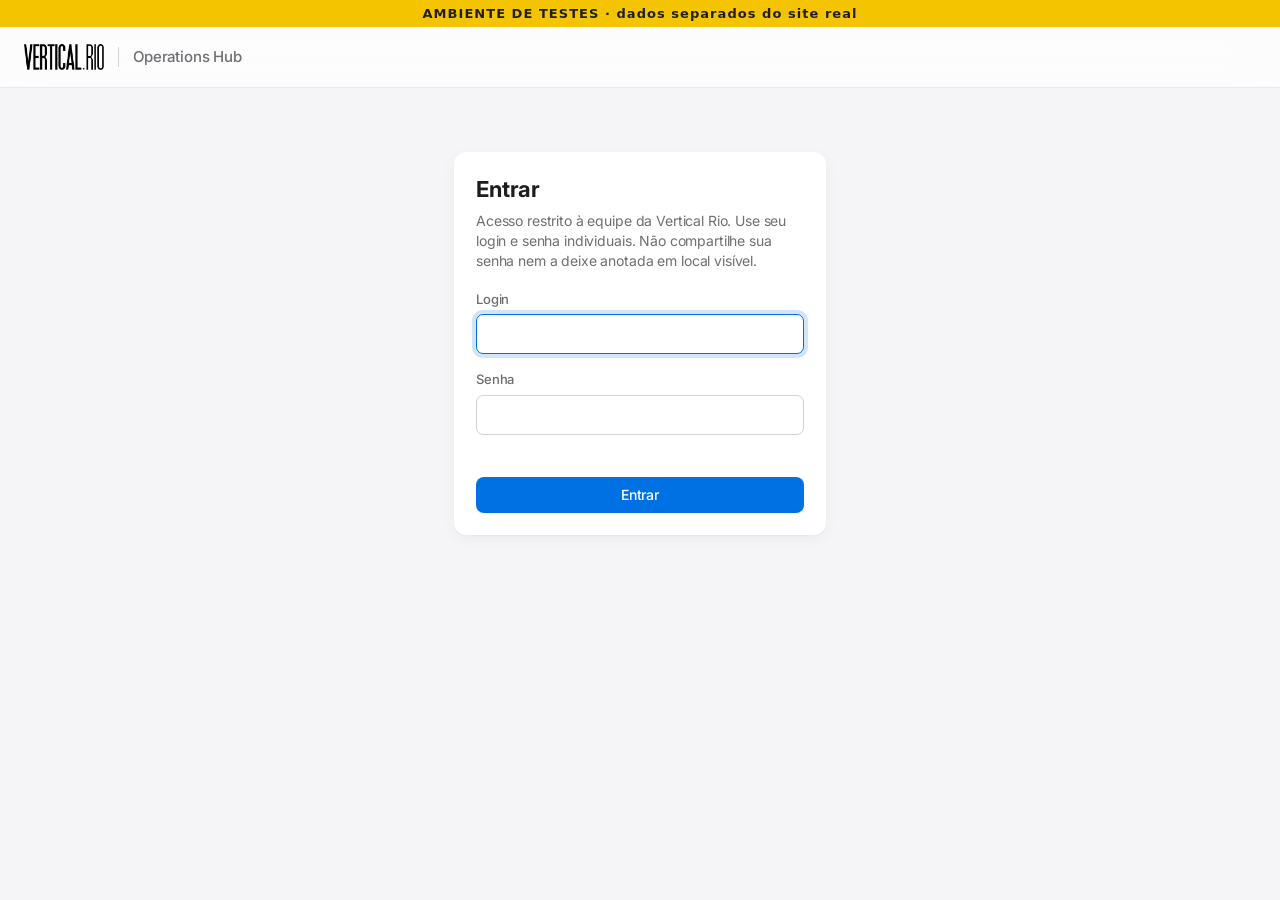
<file: index.html>
<!DOCTYPE html>
<html lang="pt-BR">
<head><meta name="robots" content="noindex, nofollow">
  <meta charset="utf-8">
  <meta name="viewport" content="width=device-width, initial-scale=1">
  <title>VERTICAL RIO | Operations Hub</title>
  <meta name="description" content="Gestão operacional da Vertical Rio: voos, escala da equipe e vendas de câmeras.">
  <meta name="robots" content="noindex, nofollow">
  <link rel="preconnect" href="https://fonts.googleapis.com">
  <link rel="preconnect" href="https://fonts.gstatic.com" crossorigin>
  <link rel="stylesheet" href="https://fonts.googleapis.com/css2?family=Inter:wght@400;500;600;700;800&display=swap">
  <link rel="stylesheet" href="styles.css?v=202611161640">
  <script>/* aparência: 'auto' segue o aparelho; 'claro'/'escuro' fixos (menu do usuário). Aplica antes de desenhar, sem piscar */window.vroTema=function(t){try{if(t)localStorage.setItem('vro-tema',t);t=localStorage.getItem('vro-tema')||'auto'}catch(e){t=t||'auto'}var m=window.matchMedia&&matchMedia('(prefers-color-scheme: dark)'),esc=t==='escuro'||(t==='auto'&&m&&m.matches);document.documentElement.classList.toggle('escuro',!!esc);document.documentElement.style.colorScheme=esc?'dark':'light';return t};vroTema();try{matchMedia('(prefers-color-scheme: dark)').addEventListener('change',function(){vroTema()})}catch(e){}</script>
</head>
<body><div style="position:sticky;top:0;z-index:9999;background:#f5c400;color:#231F20;font:700 13px system-ui;text-align:center;padding:6px;letter-spacing:.08em">AMBIENTE DE TESTES · dados separados do site real</div>
  <div id="app"></div>
  <script src="data.enc.js"></script>
  <script src="app.js?v=202611161640"></script>
</body>
</html>
</file>
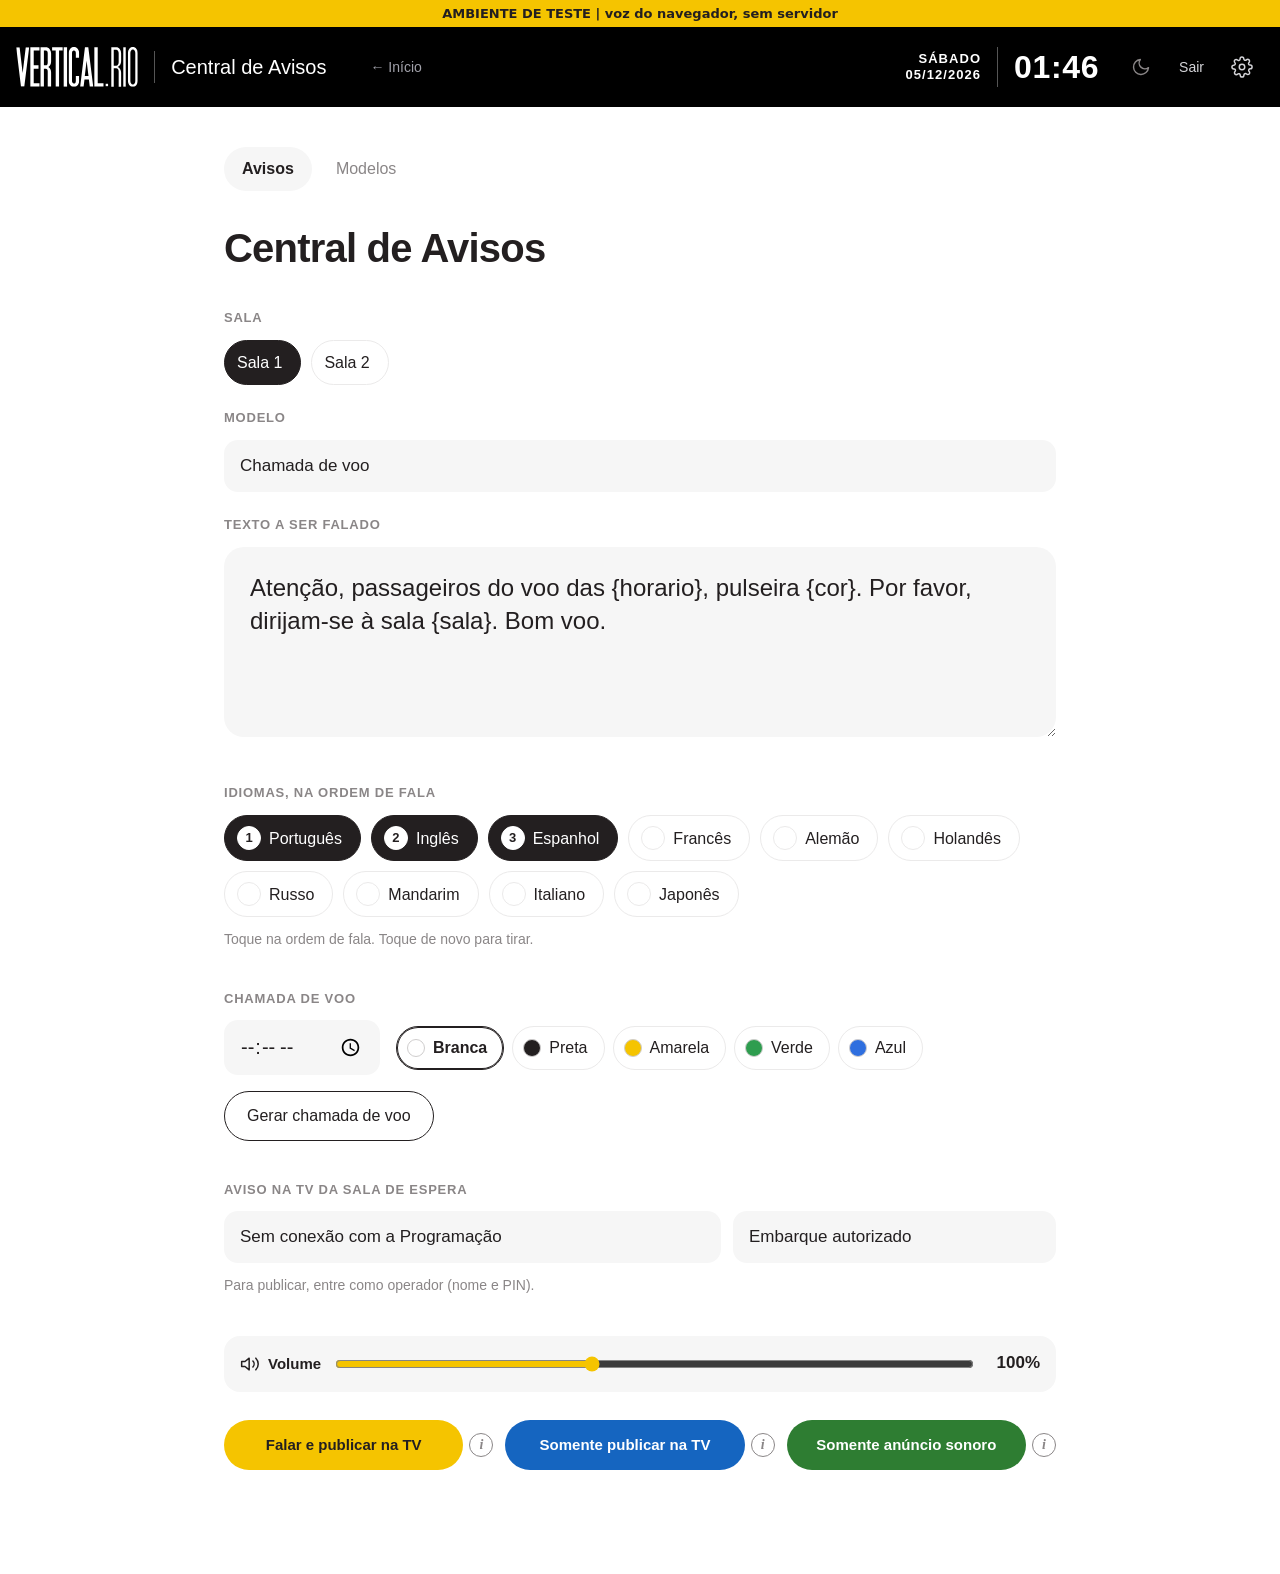
<file: central_avisos.html>
<!DOCTYPE html>
<html lang="pt-BR">
<head><meta name="robots" content="noindex, nofollow">
<meta charset="utf-8">
<meta name="viewport" content="width=device-width, initial-scale=1, viewport-fit=cover">
<meta name="referrer" content="strict-origin">
<meta name="theme-color" content="#ffffff">
<title>Vertical Rio · Central de Avisos</title>
<style>
  :root{--tinta:#231F20;--suave:#8a8687;--linha:#ebeaea;--fundo:#fff;--campo:#f6f6f6;--erro:#b3261e;--ok:#1e7d43}
  *{box-sizing:border-box}
  html{-webkit-text-size-adjust:100%}
  body{margin:0;background:var(--fundo);color:var(--tinta);font-family:-apple-system,BlinkMacSystemFont,"SF Pro Text","Segoe UI",Roboto,"Helvetica Neue",Arial,sans-serif;font-size:17px;line-height:1.45;-webkit-font-smoothing:antialiased}
  :lang(ar){font-family:"Noto Naskh Arabic","Geeza Pro","Segoe UI",Tahoma,sans-serif}
  :lang(zh){font-family:"PingFang SC","Noto Sans SC","Microsoft YaHei",sans-serif}
  header{display:flex;align-items:center;justify-content:space-between;max-width:880px;margin:0 auto;padding:28px max(24px,env(safe-area-inset-left)) 0}
  header img{height:40px;width:auto;display:block}
  .icone{width:44px;height:44px;border-radius:50%;border:none;background:transparent;color:var(--suave);cursor:pointer;display:flex;align-items:center;justify-content:center;transition:background .2s,color .2s}
  .icone:hover,.icone:focus-visible{background:var(--campo);color:var(--tinta);outline:none}
  main{max-width:880px;margin:0 auto;padding:40px 24px 64px}
  h1{font-size:40px;font-weight:600;letter-spacing:-.02em;margin:0 0 32px}
  .rot{display:block;font-size:13px;font-weight:600;letter-spacing:.06em;text-transform:uppercase;color:var(--suave);margin:0 0 12px}
  textarea,input,select{font:inherit;color:var(--tinta)}
  #texto{width:100%;min-height:190px;resize:vertical;border:none;border-radius:20px;background:var(--campo);padding:24px 26px;font-size:24px;line-height:1.4;outline:none;transition:box-shadow .2s}
  #texto:focus{box-shadow:0 0 0 2px var(--tinta)}
  section{margin-top:40px}
  .chips{display:flex;flex-wrap:wrap;gap:10px}
  .chip{display:inline-flex;align-items:center;gap:8px;border:1px solid var(--linha);background:var(--fundo);border-radius:999px;padding:10px 18px 10px 12px;font:inherit;font-size:16px;color:var(--tinta);cursor:pointer;min-height:44px;touch-action:manipulation;transition:background .15s,border-color .15s}
  .chip .n{width:24px;height:24px;border-radius:50%;border:1px solid var(--linha);display:inline-flex;align-items:center;justify-content:center;font-size:13px;font-weight:600}
  .chip[aria-pressed="true"]{background:var(--tinta);border-color:var(--tinta);color:var(--fundo)}
  .chip[aria-pressed="true"] .n{background:var(--fundo);color:var(--tinta);border-color:var(--fundo)}
  .dica{font-size:14px;color:var(--suave);margin:12px 0 0}
  .voo{display:flex;flex-wrap:wrap;gap:16px;align-items:center}
  .tvAviso{display:grid;grid-template-columns:2fr 1.3fr;gap:12px;align-items:center}
  .tvAviso .selModelo{margin:0}
  #tvInfo b{font-weight:600}
  @media (max-width:640px){.tvAviso{grid-template-columns:1fr}}
  .voo input[type=time]{border:none;background:var(--campo);border-radius:14px;padding:12px 16px;font-size:20px;min-height:52px;outline:none}
  .voo input[type=time]:focus{box-shadow:0 0 0 2px var(--tinta)}
  .cores{display:flex;flex-wrap:wrap;gap:8px}
  .cor{display:inline-flex;align-items:center;gap:8px;border:1px solid var(--linha);background:var(--fundo);border-radius:999px;padding:9px 16px 9px 10px;font:inherit;font-size:16px;color:var(--tinta);cursor:pointer;min-height:44px}
  .cor i{width:18px;height:18px;border-radius:50%;border:1px solid #cfcdcd;display:inline-block}
  .cor[aria-pressed="true"]{border-color:var(--tinta);box-shadow:inset 0 0 0 1px var(--tinta);font-weight:600}
  .sec{border:1px solid var(--tinta);background:var(--fundo);color:var(--tinta);border-radius:999px;padding:12px 22px;font:inherit;font-size:16px;font-weight:500;cursor:pointer;min-height:48px}
  .sec:hover{background:var(--campo)}
  /* três botões de anúncio, lado a lado e com cores próprias: amarelo = falar e publicar na TV,
     azul = só publicar na TV (sem áudio), verde = só falar (TV não muda). O "i" explica a função ao passar o mouse */
  .botoesAviso{display:grid;grid-template-columns:repeat(3,minmax(0,1fr));gap:12px;margin-top:28px}
  .ba{display:flex;align-items:center;gap:6px;min-width:0}
  .ba>button{flex:1;min-width:0;border:none;border-radius:999px;font:inherit;font-size:15px;font-weight:600;line-height:1.2;padding:12px 14px;min-height:50px;cursor:pointer;transition:opacity .2s,transform .1s,filter .15s}
  .ba>button:hover{filter:brightness(.94)} .ba>button:active{transform:scale(.98)}
  #falarTv{background:#f5c400;color:#231F20}
  #soTv{background:#1565c0;color:#fff}
  #falar{background:#2e7d32;color:#fff}
  .info{position:relative;flex:none;width:24px;height:24px;border-radius:50%;border:1.5px solid var(--suave);color:var(--suave);display:inline-flex;align-items:center;justify-content:center;font:italic 700 14px/1 Georgia,"Times New Roman",serif;cursor:help;outline:none}
  .info:hover,.info:focus-visible{border-color:var(--tinta);color:var(--tinta)}
  .info .tip{position:absolute;bottom:calc(100% + 10px);right:-8px;width:260px;max-width:80vw;background:var(--tinta);color:var(--fundo);font:400 14px/1.4 -apple-system,BlinkMacSystemFont,"Segoe UI",Roboto,Arial,sans-serif;font-style:normal;padding:10px 12px;border-radius:10px;box-shadow:0 8px 24px rgba(0,0,0,.18);opacity:0;visibility:hidden;transform:translateY(4px);transition:opacity .15s,transform .15s,visibility .15s;z-index:5;text-align:left}
  .info .tip::after{content:"";position:absolute;top:100%;right:14px;border:6px solid transparent;border-top-color:var(--tinta)}
  .info:hover .tip,.info:focus .tip{opacity:1;visibility:visible;transform:none}
  /* durante o anúncio só aparece o Parar (no lugar do verde), na largura toda */
  body:has(#falar.parar) #baFalarTv,body:has(#falar.parar) #baSoTv,body.falando #baFalarTv,body.falando #baSoTv,body.falando #baFalar{display:none!important}
  body:has(#falar.parar) .botoesAviso{grid-template-columns:1fr}
  #falar.parar+.info{display:none}
  #soTv:disabled{opacity:.5;cursor:default}
  #falar.parar{background:#c62828;color:#fff;box-shadow:0 0 0 4px rgba(198,40,40,.22);font-size:18px;min-height:56px}
  body.noite #falar.parar{background:#ef5350;color:#fff;box-shadow:0 0 0 4px rgba(239,83,80,.3)}
  button:disabled{opacity:.45;cursor:default}
  .volume{display:flex;align-items:center;gap:12px;margin-top:40px;padding:12px 16px;border-radius:16px;background:var(--campo)}
  .volume label{display:flex;align-items:center;gap:8px;font-size:15px;font-weight:600;color:var(--tinta);white-space:nowrap}
  .volume input{flex:1;accent-color:#f5c400;height:28px}
  .volume output{min-width:52px;text-align:right;font-variant-numeric:tabular-nums;font-weight:600}
  .volume.alto output{color:#b26a00}
  #pausar{display:none;width:100%;margin-top:14px;border:none;border-radius:999px;background:transparent;color:#c62828;box-shadow:inset 0 0 0 2px #c62828;font:inherit;font-size:20px;font-weight:600;padding:18px;min-height:64px;cursor:pointer}
  #pausar[aria-pressed="true"]{background:#c62828;color:#fff}
  /* enquanto houver áudio (ElevenLabs ou voz do navegador): só Interromper e Pausar */
  #interromper{display:none;width:100%;margin-top:20px;border:none;border-radius:999px;background:#c62828;color:#fff;box-shadow:0 0 0 4px rgba(198,40,40,.22);font:inherit;font-size:20px;font-weight:700;padding:20px;min-height:64px;cursor:pointer}
  body.falando #interromper,body.falando #pausar{display:block}
  #status{min-height:24px;margin-top:16px;text-align:center;font-size:15px;color:var(--suave);white-space:pre-line}
  #status.erro{color:var(--erro)} #status.ok{color:var(--ok)}
  /* painel de configurações */
  #veu{position:fixed;inset:0;background:rgba(35,31,32,.25);opacity:0;pointer-events:none;transition:opacity .2s;z-index:9}
  #painel{position:fixed;top:0;right:0;height:100%;width:min(420px,100%);background:var(--fundo);z-index:10;transform:translateX(100%);transition:transform .25s ease,visibility .25s;padding:28px 28px 40px;overflow-y:auto;visibility:hidden}
  body.cfg #veu{opacity:1;pointer-events:auto} body.cfg #painel{transform:none;visibility:visible;box-shadow:-20px 0 60px rgba(0,0,0,.08)}
  #painel h2{font-size:22px;font-weight:600;margin:6px 0 32px;display:flex;justify-content:space-between;align-items:center}
  #painel label{display:block;font-size:14px;font-weight:600;margin:24px 0 8px}
  #painel input[type=password],#painel select{width:100%;border:none;background:var(--campo);border-radius:12px;padding:12px 14px;font-size:16px;outline:none}
  #painel small{display:block;color:var(--suave);font-size:13px;margin-top:8px}
  #painel .tempoTv{display:flex;align-items:center;gap:10px;margin-top:8px;font-size:15px}
  #painel .tempoTv span:first-child{flex:1}
  #painel .tempoTv span:last-child{color:var(--suave);font-size:13px}
  #painel .tempoTv input{width:90px;border:none;background:var(--campo);border-radius:12px;padding:10px 12px;font-size:16px;outline:none;text-align:right;color:inherit}
  .gongo{display:flex;align-items:center;justify-content:space-between;gap:10px;padding:10px 0;border-bottom:1px solid var(--linha)}
  .gongo label{margin:0!important;font-weight:400!important;display:flex!important;align-items:center;gap:10px;cursor:pointer;font-size:15px!important}
  .gongo button{border:none;background:var(--campo);border-radius:999px;padding:7px 14px;font:inherit;font-size:14px;cursor:pointer}
  .linhaBt{display:flex;gap:10px;flex-wrap:wrap;margin-top:12px}
  /* modo noturno (v5): o que é preto vira branco */
  body.noite{--tinta:#fff;--fundo:#231F20;--campo:#353031;--linha:#4d4748;--suave:#c4bfc0;--erro:#ff9a90;--ok:#86dc9b;color-scheme:dark}
  body.noite header img,body.noite #travaLogo{filter:brightness(0) invert(1)}
  body.noite #veu{background:rgba(0,0,0,.5)}
  #tema{color:var(--suave)}
  /* abas e modelos (v5) */
  .abas{display:flex;gap:6px;margin:0 0 28px}
  .abas button{border:none;background:transparent;font:inherit;font-size:16px;color:var(--suave);padding:10px 18px;border-radius:999px;cursor:pointer;min-height:44px}
  .abas button[aria-selected="true"]{background:var(--campo);color:var(--tinta);font-weight:600}
  .selModelo,.campoM{width:100%;border:none;background:var(--campo);border-radius:14px;padding:12px 16px;font-size:17px;min-height:52px;outline:none;margin-bottom:24px;-webkit-appearance:none;appearance:none}
  textarea.campoM{min-height:76px;resize:vertical;font-size:16px;line-height:1.4}
  .modelo{display:flex;justify-content:space-between;align-items:center;gap:12px;padding:16px 0;border-bottom:1px solid var(--linha)}
  .modelo .trad{font-size:13px;margin-top:4px} .modelo b{font-weight:600} .modelo span{display:block;color:var(--suave);font-size:14px;margin-top:2px}
  .modelo .bt{display:flex;gap:6px;flex-wrap:wrap;justify-content:flex-end}
  .modelo .bt button{border:none;background:var(--campo);border-radius:999px;padding:8px 14px;font:inherit;font-size:14px;cursor:pointer;min-height:40px}
  #editor{margin-top:32px;padding-top:24px;border-top:1px solid var(--linha)}
  /* trava (v5) */
  .acoes{display:flex;align-items:center;gap:4px}
  #bloquear{border:none;background:transparent;color:var(--suave);font:inherit;font-size:14px;padding:10px 12px;border-radius:999px;cursor:pointer;min-height:44px}
  #bloquear:hover,#bloquear:focus-visible{background:var(--campo);color:var(--tinta);outline:none}
  #trava{position:fixed;inset:0;background:var(--fundo);z-index:30;display:none;overflow-y:auto}
  body.travada #trava{display:block} body.travada>header,body.travada>main,body.travada #painel,body.travada #veu{display:none}
  .travaIn{max-width:420px;margin:0 auto;padding:max(56px,env(safe-area-inset-top)) 24px 48px}
  .travaIn img{height:40px;width:auto;display:block;margin-bottom:56px}
  .travaIn h1{font-size:32px;margin:0 0 12px}
  .travaIn p{color:var(--suave);font-size:15px;margin:0 0 24px}
  .travaIn label{display:block;font-size:14px;font-weight:600;margin:20px 0 8px}
  .travaIn input{width:100%;border:none;background:var(--campo);border-radius:14px;padding:14px 16px;font-size:18px;outline:none;min-height:52px}
  .travaIn input:focus{box-shadow:0 0 0 2px var(--tinta)}
  .travaIn button.prim{display:block;width:100%;margin-top:28px;border:none;border-radius:999px;background:var(--tinta);color:var(--fundo);font:inherit;font-size:18px;font-weight:600;padding:16px;cursor:pointer;min-height:56px}
  #travaMsg{min-height:22px;margin-top:16px;font-size:14px;color:var(--suave);text-align:center}
  .travaIn small{display:block;color:var(--suave);font-size:13px;margin-top:28px;line-height:1.5}
  #painel input[type=text]{width:100%;border:none;background:var(--campo);border-radius:12px;padding:12px 14px;font-size:16px;outline:none}
  #painel input+input{margin-top:8px}
  @media (max-width:600px){
    header{padding-top:18px} header img{height:32px}
    main{padding:32px 18px 48px} h1{font-size:30px;margin-bottom:28px}
    #texto{font-size:20px;min-height:170px;padding:18px 20px;border-radius:16px}
    section{margin-top:36px} .botoesAviso{grid-template-columns:1fr}
    .voo .sec{width:100%}
  }

  /* barra superior no padrão do Operations Hub */
  header.vtop{display:block;max-width:none;margin:0;padding:0;background:#000;color:#fff}
  .vwrap{display:flex;align-items:center;gap:16px;height:80px;max-width:1400px;margin:0 auto;padding:0 16px}
  header.vtop img,body.noite header.vtop img{height:40px;width:auto;filter:brightness(0) invert(1)}
  .vsep{width:1px;height:32px;background:#555;flex:none}
  .vsub{font-size:20px;font-weight:500;white-space:nowrap}
  .vvoltar{margin-left:18px;font-size:14px;color:#a1a1aa;padding:6px 10px;border-radius:6px;text-decoration:none;white-space:nowrap}
  .vvoltar:hover{color:#fff;background:#222}
  .vclock{margin-left:auto;display:flex;align-items:center;gap:16px}
  .vdate{text-align:right;font-size:13px;font-weight:700;letter-spacing:.08em;line-height:1.25;text-transform:uppercase}
  .vsep2{width:1px;height:40px;background:#555}
  .vtime{font-size:32px;font-weight:800;letter-spacing:.02em;font-variant-numeric:tabular-nums}
  header.vtop .acoes{margin-left:4px}
  header.vtop .icone,header.vtop #bloquear{color:#d4d4d8}
  header.vtop .icone:hover,header.vtop .icone:focus-visible,header.vtop #bloquear:hover,header.vtop #bloquear:focus-visible{background:#222;color:#fff}
  @media (max-width:700px){header.vtop{padding:0}.vwrap{height:64px;gap:10px}header.vtop img{height:30px}.vsub,.vsep,.vdate,.vsep2{display:none}.vvoltar{margin-left:2px;padding:6px 6px}.vclock{gap:6px}.vtime{font-size:18px}header.vtop .acoes{gap:0;margin-left:0}header.vtop .icone{width:36px;height:36px}header.vtop #bloquear{padding:8px 6px;font-size:13px}}
</style>
</head>
<body>
<header class="vtop"><div class="vwrap">
  <a href="index.html" title="Menu principal" style="display:block"><img src="[data-uri]" alt="Vertical Rio" width="122" height="40"></a><span class="vsep"></span><span class="vsub">Central de Avisos</span><a class="vvoltar" href="index.html">← Início</a>
  <div class="vclock"><div class="vdate" id="vDate"></div><span class="vsep2"></span><div class="vtime" id="vTime"></div></div>
  <div class="acoes"><button class="icone" id="tema" type="button" aria-label="Modo noturno" title="Modo noturno" aria-pressed="false"><svg id="icoLua" width="20" height="20" viewBox="0 0 24 24" fill="none" stroke="currentColor" stroke-width="1.7" stroke-linecap="round" stroke-linejoin="round" aria-hidden="true"><path d="M21 12.8A9 9 0 1 1 11.2 3a7 7 0 0 0 9.8 9.8z"/></svg><svg id="icoSol" width="20" height="20" viewBox="0 0 24 24" fill="none" stroke="currentColor" stroke-width="1.7" stroke-linecap="round" aria-hidden="true" style="display:none"><circle cx="12" cy="12" r="4"/><path d="M12 2v2M12 20v2M4.9 4.9l1.4 1.4M17.7 17.7l1.4 1.4M2 12h2M20 12h2M4.9 19.1l1.4-1.4M17.7 6.3l1.4-1.4"/></svg></button><button id="bloquear" type="button" title="Sair deste aparelho">Sair</button>
  <button class="icone" id="abrirCfg" type="button" aria-label="Configurações" title="Configurações">
    <svg width="22" height="22" viewBox="0 0 24 24" fill="none" stroke="currentColor" stroke-width="1.6" stroke-linecap="round" stroke-linejoin="round" aria-hidden="true"><circle cx="12" cy="12" r="3"/><path d="M19.4 15a1.65 1.65 0 0 0 .33 1.82l.06.06a2 2 0 1 1-2.83 2.83l-.06-.06a1.65 1.65 0 0 0-1.82-.33 1.65 1.65 0 0 0-1 1.51V21a2 2 0 1 1-4 0v-.09a1.65 1.65 0 0 0-1-1.51 1.65 1.65 0 0 0-1.82.33l-.06.06a2 2 0 1 1-2.83-2.83l.06-.06a1.65 1.65 0 0 0 .33-1.82 1.65 1.65 0 0 0-1.51-1H3a2 2 0 1 1 0-4h.09a1.65 1.65 0 0 0 1.51-1 1.65 1.65 0 0 0-.33-1.82l-.06-.06a2 2 0 1 1 2.83-2.83l.06.06a1.65 1.65 0 0 0 1.82.33h0a1.65 1.65 0 0 0 1-1.51V3a2 2 0 1 1 4 0v.09a1.65 1.65 0 0 0 1 1.51h0a1.65 1.65 0 0 0 1.82-.33l.06-.06a2 2 0 1 1 2.83 2.83l-.06.06a1.65 1.65 0 0 0-.33 1.82v0a1.65 1.65 0 0 0 1.51 1H21a2 2 0 1 1 0 4h-.09a1.65 1.65 0 0 0-1.51 1z"/></svg>
  </button></div>
</div>
</header>
<main>
  <nav class="abas" role="tablist"><button type="button" role="tab" id="abaChamada" aria-selected="true">Avisos</button><button type="button" role="tab" id="abaModelos" aria-selected="false">Modelos</button></nav>
  <div id="vistaChamada">
  <h1>Central de Avisos</h1>
  <span class="rot" id="rotSala">Sala</span>
  <div class="chips" id="salas" style="margin-bottom:24px" role="group" aria-labelledby="rotSala"><button type="button" class="chip" data-sala="1" aria-pressed="true"><span>Sala 1</span></button><button type="button" class="chip" data-sala="2" aria-pressed="false"><span>Sala 2</span></button></div>
  <label class="rot" for="modelo">Modelo</label>
  <select id="modelo" class="selModelo"></select>
  <label class="rot" for="texto">Texto a ser falado</label>
  <textarea id="texto" maxlength="600" spellcheck="true" autocomplete="off"></textarea>
  <div id="livreSec" hidden>
    <p class="dica" style="margin:6px 0 10px">Anúncio personalizado: escreva o texto em português acima (ex.: Atenção, passageiro Lui, dirija-se ao balcão). Para falar também em inglês e espanhol, preencha abaixo; idiomas sem texto não são falados.</p>
    <label class="rot" for="livreEn">Inglês (opcional)</label>
    <textarea id="livreEn" class="campoM" lang="en" maxlength="600" rows="2"></textarea>
    <label class="rot" for="livreEs">Espanhol (opcional)</label>
    <textarea id="livreEs" class="campoM" lang="es" maxlength="600" rows="2"></textarea>
  </div>

  <section>
    <span class="rot" id="rotIdiomas">Idiomas, na ordem de fala</span>
    <div class="chips" id="idiomas" role="group" aria-labelledby="rotIdiomas"></div>
    <p class="dica" id="ordem"></p>
  </section>

  <section>
    <span class="rot">Chamada de voo</span>
    <div class="voo">
      <input id="hora" type="time" aria-label="Horário do voo">
      <div class="cores" id="cores" role="group" aria-label="Cor da pulseira"></div>
      <button class="sec" id="gerar" type="button">Gerar chamada de voo</button>
    </div>
    <p class="dica" id="rezdyInfo" hidden></p>
  </section>

  <section id="tvSec">
    <span class="rot">Aviso na TV da sala de espera</span>
    <div class="tvAviso">
      <select id="tvVoo" class="selModelo" aria-label="Voo"><option value="">Carregando voos de hoje…</option></select>
      <select id="tvTipo" class="selModelo" aria-label="Tipo de anúncio"></select>
    </div>
    <p class="dica" id="tvInfo"></p>
  </section>

  <div class="volume"><label for="volume"><svg width="20" height="20" viewBox="0 0 24 24" fill="none" stroke="currentColor" stroke-width="1.8" stroke-linecap="round" stroke-linejoin="round" aria-hidden="true"><path d="M11 5 6 9H2v6h4l5 4V5z"/><path d="M15.5 8.5a5 5 0 0 1 0 7M19 5a10 10 0 0 1 0 14"/></svg>Volume</label><input id="volume" type="range" min="0" max="250" step="5" value="100" aria-describedby="volTxt"><output id="volTxt">100%</output></div>
  <div class="botoesAviso">
    <div class="ba" id="baFalarTv"><button id="falarTv" type="button">Falar e publicar na TV</button><span class="info" tabindex="0" aria-label="O que faz">i<span class="tip" role="tooltip">Fala o texto nos alto-falantes e mostra o aviso na TV da sala de espera enquanto fala. Escolha o voo em “Aviso na TV da sala de espera”.</span></span></div>
    <div class="ba" id="baSoTv"><button id="soTv" type="button">Somente publicar na TV</button><span class="info" tabindex="0" aria-label="O que faz">i<span class="tip" role="tooltip">Mostra o aviso na TV da sala de espera, sem áudio. “Início em 5 minutos” e “Embarque” ficam o tempo configurado em ⚙️; os demais avisos, 30 segundos.</span></span></div>
    <div class="ba" id="baFalar"><button id="falar" type="button">Somente anúncio sonoro</button><span class="info" tabindex="0" aria-label="O que faz">i<span class="tip" role="tooltip">Só fala o texto nos alto-falantes. A TV da sala de espera não muda.</span></span></div>
  </div>
  <button id="interromper" type="button">Interromper áudio</button>
  <button id="pausar" type="button" aria-pressed="false">Pausar</button>
  <div id="status" role="status" aria-live="polite"></div>
  </div>
  <div id="vistaModelos" hidden>
    <h1>Modelos</h1>
    <p class="dica" style="margin:-16px 0 24px">Use {horario}, {cor} e {sala} onde entram o horário, a cor da pulseira e o número da sala. As traduções são opcionais: se preenchidas, são usadas no lugar da tradução automática.</p>
    <div id="listaModelos"></div>
    <button class="sec" id="novoModelo" type="button" style="margin-top:20px">Novo modelo</button>
    <form id="editor" hidden>
      <label class="rot" for="mNome">Nome do modelo</label>
      <input id="mNome" class="campoM" type="text" maxlength="60" autocomplete="off">
      <div id="mTextos"></div>
      <div class="linhaBt"><button class="sec" id="mSalvar" type="submit">Salvar modelo</button><button class="sec" id="mCancelar" type="button">Cancelar</button></div>
      <p id="mStatus" class="dica"></p>
    </form>
  </div>
</main>

<div id="trava" role="dialog" aria-modal="true" aria-labelledby="travaTit">
  <form class="travaIn" id="travaForm" autocomplete="off">
    <a href="index.html" title="Menu principal" style="display:inline-block"><img id="travaLogo" alt="Vertical Rio"></a>
    <h1 id="travaTit">Entrar</h1>
    <p id="travaTxt"></p>
    <label for="tSenha" id="rotSenha">Senha</label>
    <input id="tSenha" type="password" inputmode="numeric" autocomplete="current-password" enterkeyhint="go">
    <button class="prim" id="entrar" type="submit">Entrar</button>
    <div id="travaMsg" role="status" aria-live="polite"></div>
    <small id="travaNota"></small>
  </form>
</div>

<div id="veu"></div>
<aside id="painel" aria-label="Configurações" aria-hidden="true">
  <h2>Configurações <button class="icone" id="fecharCfg" type="button" aria-label="Fechar">
    <svg width="20" height="20" viewBox="0 0 24 24" fill="none" stroke="currentColor" stroke-width="1.8" stroke-linecap="round" aria-hidden="true"><path d="M6 6l12 12M18 6L6 18"/></svg></button></h2>
  <label>Acesso</label>
  <small>Este aparelho fica liberado por cerca de 180 dias depois da senha. A chave da Google fica só no servidor. Para trocar a senha de todos, o responsável muda a senha no Netlify.</small>
  <div class="linhaBt"><button class="sec" id="sairAparelho" type="button">Sair deste aparelho</button></div>
  <label>Gongo</label>
  <div id="gongos" role="radiogroup" aria-label="Gongo"></div>
  <label for="genero">Voz</label>
  <select id="genero"><option value="feminina">Feminina (Sulafat)</option><option value="masculina">Masculina (Algieba)</option></select>
  <label for="elevenVoz">Voz ElevenLabs</label>
  <select id="elevenVoz"><option value="">Automática (feminina ou masculina, conforme acima)</option></select>
  <small id="elevenInfo">As chamadas são geradas pela ElevenLabs com o operador logado. Sem conexão, usa a voz do navegador.</small>
  <label for="sotaque">Espanhol</label>
  <select id="sotaque"><option value="es-ES">Espanha (es-ES)</option><option value="es-US">América Latina (es-US)</option></select>
  <label for="vel">Velocidade da fala: <span id="velTxt">0.95</span></label>
  <input id="vel" type="range" min="0.75" max="1.2" step="0.05" value="0.95" style="width:100%">
  <small>Voz Chirp 3 HD escolhida acima, a mesma nos 10 idiomas.</small>
  <label>Tempo do aviso na TV</label>
  <div class="tempoTv"><span>Início em 5 minutos</span><input id="tempoInicio5" type="number" min="10" max="600" step="5" inputmode="numeric" aria-label="Segundos do aviso Início em 5 minutos na TV"><span>segundos</span></div>
  <div class="tempoTv"><span>Embarque</span><input id="tempoEmbarque" type="number" min="10" max="600" step="5" inputmode="numeric" aria-label="Segundos do aviso de embarque na TV"><span>segundos</span></div>
  <div class="linhaBt"><button class="sec" id="salvarTempos" type="button">Salvar tempos</button></div>
  <small id="temposInfo">Vale para a TV da sala de espera (todas as telas). Padrão: 30 s e 60 s. Depois do tempo, a TV volta para a lista de próximos voos. Os outros avisos ficam só enquanto a voz fala.</small>
  <p id="statusCfg" class="dica"></p>
</aside>

<script>/* AMBIENTE DE TESTE: sem servidor, sem chave. Voz pelo navegador. */
(function(){var SIL='[base64]';var of=window.fetch;
var navSeq=0;
function J(o,s){return Promise.resolve(new Response(JSON.stringify(o),{status:s||200,headers:{'Content-Type':'application/json'}}))}
window.fetch=function(u,o){u=String(u);var c={};try{c=JSON.parse((o&&o.body)||'{}')}catch(e){}
if(u.indexOf('/api/sessao')===0||u.indexOf('/api/login')===0||u.indexOf('/api/logout')===0)return J({ok:true});
if(u.indexOf('/api/translate')===0){var q=[].concat(c.q||[]);return J({data:{translations:q.map(function(t){return{translatedText:t}})}})}
if(u.indexOf('/api/tts')===0){var nav=function(){/* voz do navegador: NÃO fala aqui; a Central toca na ordem, depois do gongo */try{var s=new SpeechSynthesisUtterance(c.texto||'');s.lang=String(c.voz||'pt-BR').slice(0,5);s.rate=c.velocidade||1;var k='NAV:'+(++navSeq);(window.__vrNav=window.__vrNav||{})[k]=s;return J({audioContent:k})}catch(e){}return J({audioContent:SIL})};
 if(window.vrTTS)return window.vrTTS(c).then(function(a){return J({audioContent:a})},function(e){if(window.vrTTSerro)window.vrTTSerro(e);return nav()});return nav()}
return of.apply(this,arguments)};
var p=new URLSearchParams(location.search);window.__VR_PREFILL={voo:p.get('voo'),pulseira:p.get('pulseira'),status:p.get('status'),hora:p.get('hora')};
document.addEventListener('DOMContentLoaded',function(){var d=document.createElement('div');d.textContent='AMBIENTE DE TESTE  |  voz do navegador, sem servidor'+(p.get('voo')?'  |  voo '+p.get('voo')+', pulseira '+(p.get('pulseira')||'')+', '+(p.get('status')||''):'');d.style.cssText='position:fixed;top:0;left:0;right:0;z-index:99999;background:#f5c400;color:#231F20;font:600 13px system-ui;text-align:center;padding:6px';document.body.appendChild(d);/* o botão flutuante Voltar ao Hub saiu: a barra superior tem o ← Início, como as outras telas */
/* a faixa do topo e o botão Voltar não cobrem o conteúdo (celular e tablet) */
var ajusta=function(){document.body.style.paddingTop=d.offsetHeight+'px';};ajusta();addEventListener('resize',ajusta);new MutationObserver(ajusta).observe(d,{childList:true,characterData:true,subtree:true});});
})();</script><script>// voos do dia (Rezdy) para preencher a chamada vinda do iPad
document.write('<script src="assets/manual.js?t='+Date.now()+'"><\/script>')</script>
<script id="logica">
/* ===== LÓGICA PURA (testável sem navegador) ===== */
/* ----- saída de áudio: volume geral (0% a 250%) + limitador ----- */
function volumeSalvo(){ try{ var v=parseFloat(localStorage.getItem('vr_volume')); return isFinite(v)&&v>=0&&v<=2.5 ? v : 1; }catch(e){ return 1; } }
function saida(ac){
  if(!ac.__saida){
    var g=ac.createGain(); g.gain.value=volumeSalvo();
    var c=ac.createDynamicsCompressor(); c.threshold.value=-8; c.knee.value=6; c.ratio.value=12; c.attack.value=0.003; c.release.value=0.15;
    g.connect(c); c.connect(ac.destination); ac.__saida=g;
  }
  return ac.__saida;
}
var IDIOMAS = [
  {c:'pt', nome:'Português', rot:'PT', tts:'pt-BR', tr:'pt', html:'pt-BR'},
  {c:'en', nome:'Inglês', rot:'EN', tts:'en-US', tr:'en', html:'en'},
  {c:'es', nome:'Espanhol', rot:'ES', tts:'es-ES', tr:'es', html:'es'},
  {c:'fr', nome:'Francês', rot:'FR', tts:'fr-FR', tr:'fr', html:'fr'},
  {c:'de', nome:'Alemão', rot:'DE', tts:'de-DE', tr:'de', html:'de'},
  {c:'nl', nome:'Holandês', rot:'NL', tts:'nl-NL', tr:'nl', html:'nl'},
  {c:'ru', nome:'Russo', rot:'RU', tts:'ru-RU', tr:'ru', html:'ru'},
  {c:'zh', nome:'Mandarim', rot:'ZH', tts:'cmn-CN', tr:'zh-CN', html:'zh-CN'},
  {c:'it', nome:'Italiano', rot:'IT', tts:'it-IT', tr:'it', html:'it'},
  {c:'ja', nome:'Japonês', rot:'JA', tts:'ja-JP', tr:'ja', html:'ja'}
];
var COD = IDIOMAS.map(function(i){ return i.c; });
function info(c){ for(var i=0;i<IDIOMAS.length;i++) if(IDIOMAS[i].c===c) return IDIOMAS[i]; return null; }

/* Voz: Chirp 3 HD Sulafat (feminina) nos 10 idiomas. (A fala hoje é gerada pela ElevenLabs, que tem russo e japonês: em 13/11/2026 o árabe saiu e entraram russo e japonês.)
   Se algum idioma futuro não tiver a Sulafat, ponha aqui a voz feminina usada no lugar. */
var VOZ_PADRAO = 'Sulafat';
var VOZ_SUBSTITUTA = {};
/* Voz masculina Chirp 3 HD (opcional nas configurações). Vazia = opção desabilitada. */
var VOZ_MASCULINA = 'Algieba';
function voz(c, sotaque, genero){
  var i = info(c); if(!i) return null;
  var lang = c==='es' ? (sotaque==='es-US' ? 'es-US' : 'es-ES') : i.tts;
  if(genero==='masculina' && VOZ_MASCULINA) return {lang:lang, name:lang+'-Chirp3-HD-'+VOZ_MASCULINA, substituta:false};
  var v = VOZ_SUBSTITUTA[c] || VOZ_PADRAO;
  return {lang:lang, name:lang+'-Chirp3-HD-'+v, substituta:!!VOZ_SUBSTITUTA[c]};
}

var CORES_PADRAO = 'branca | white | blanca | blanc | weiß | wit | белый | 白色 | bianco | 白\n'+
                   'preta | black | negra | noir | schwarz | zwart | чёрный | 黑色 | nero | 黒\n'+
                   'amarela | yellow | amarilla | jaune | gelb | geel | жёлтый | 黄色 | giallo | 黄色\n'+
                   'verde | green | verde | vert | grün | groen | зелёный | 绿色 | verde | 緑\n'+
                   'azul | blue | azul | bleu | blau | blauw | синий | 蓝色 | blu | 青';
var CORES_VERSAO = '3';
function splitCores(txt){
  return String(txt||'').split('\n').map(function(l){return l.split('|').map(function(x){return x.trim();});})
    .filter(function(p){return p.length>=3 && p[0] && p[1] && p[2];});
}
var CORES_BASE = {};
splitCores(CORES_PADRAO).forEach(function(p){ CORES_BASE[p[0].toLowerCase()] = p; });
/* aceita o formato antigo (pt | en | es) e completa os outros idiomas das cores padrão */
function parseCores(txt){
  return splitCores(txt).map(function(p){
    var b = CORES_BASE[p[0].toLowerCase()] || [], o = {};
    COD.forEach(function(c, i){ o[c] = p[i] || b[i] || ''; });
    return o;
  });
}

var PT_UN = ['zero','um','dois','três','quatro','cinco','seis','sete','oito','nove','dez','onze','doze','treze','catorze','quinze','dezesseis','dezessete','dezoito','dezenove'];
var PT_DEZ = ['','','vinte','trinta','quarenta','cinquenta'];
function ptNum(n, fem){
  var u = function(k){ if(fem && k===1) return 'uma'; if(fem && k===2) return 'duas'; return PT_UN[k]; };
  if(n<20) return u(n);
  var d=Math.floor(n/10), r=n%10;
  return PT_DEZ[d] + (r ? ' e ' + u(r) : '');
}
function horaPT(h, m){
  var base, art;
  /* sem artigo: o modelo já traz "das {horario}"; corrigeArtigoPT ajusta para "da uma", "do meio-dia" */
  if(h===0) base='meia-noite'; else if(h===12) base='meio-dia'; else base=ptNum(h,true);
  return base + (m ? ' e ' + ptNum(m,false) : '');
}
var EN_UN = ['zero','one','two','three','four','five','six','seven','eight','nine','ten','eleven','twelve','thirteen','fourteen','fifteen','sixteen','seventeen','eighteen','nineteen'];
var EN_DEZ = ['','','twenty','thirty','forty','fifty'];
function enNum(n){ if(n<20) return EN_UN[n]; var d=Math.floor(n/10), r=n%10; return EN_DEZ[d] + (r ? '-' + EN_UN[r] : ''); }
function horaEN(h, m){
  if(h===0 && m===0) return 'midnight';
  if(h===12 && m===0) return 'twelve noon';
  var h12 = h%12 || 12;
  if(m===0) return enNum(h12) + " o'clock";
  if(m<10) return enNum(h12) + ' oh ' + enNum(m);
  return enNum(h12) + ' ' + enNum(m);
}
var ES_UN = ['cero','uno','dos','tres','cuatro','cinco','seis','siete','ocho','nueve','diez','once','doce','trece','catorce','quince','dieciséis','diecisiete','dieciocho','diecinueve','veinte','veintiuno','veintidós','veintitrés','veinticuatro','veinticinco','veintiséis','veintisiete','veintiocho','veintinueve'];
var ES_DEZ = ['','','','treinta','cuarenta','cincuenta'];
function esNum(n){ if(n<30) return ES_UN[n]; var d=Math.floor(n/10), r=n%10; return ES_DEZ[d] + (r ? ' y ' + ES_UN[r] : ''); }
function horaES(h, m){
  if(h===0 && m===0) return 'de la medianoche';
  if(h===12 && m===0) return 'del mediodía';
  var h12 = h%12 || 12;
  var hora = (h12===1) ? 'la una' : 'las ' + esNum(h12);
  var min = '';
  if(m===15) min=' y cuarto'; else if(m===30) min=' y media'; else if(m>0) min=' y ' + esNum(m);
  return 'de ' + hora + min;
}
/* idiomas novos: horário em algarismos de 24 h (ex.: 15:30); a voz lê no próprio idioma */
function horaNum(h, m){ return (h<10?'0':'')+h+':'+(m<10?'0':'')+m; }
function horaIdioma(c, t){
  if(c==='pt') return horaPT(t.h,t.m);
  if(c==='en') return horaEN(t.h,t.m);
  if(c==='es') return horaES(t.h,t.m);
  if(c==='ja') return t.h+'時'+(t.m?t.m+'分':'');
  return horaNum(t.h,t.m);
}
function parseHora(v){
  var r = /^(\d{1,2}):(\d{2})$/.exec(String(v||'').trim());
  if(!r) return null;
  var h=+r[1], m=+r[2];
  if(h>23 || m>59) return null;
  return {h:h, m:m};
}

/* ===== Modelo padrão da chamada de voo (texto da v3, com "sala um") ===== */
var MARCADORES = ['horario','cor'];
/* {sala}: número da sala falado em cada idioma (seletor Sala 1 / Sala 2) */
var MARCADORES_OK = ['horario','cor','sala'];
var SALA_ATUAL = 1;
var SALA_FALA = {1:{pt:'um',en:'one',es:'uno',fr:'un',de:'eins',nl:'één',ru:'один',zh:'一',it:'uno',ja:'1'}, 2:{pt:'dois',en:'two',es:'dos',fr:'deux',de:'zwei',nl:'twee',ru:'два',zh:'二',it:'due',ja:'2'}};
function salaIdioma(c){ var t=SALA_FALA[SALA_ATUAL]||SALA_FALA[1]; return t[c]||t.en; }
function trocaSala(t){ return String(t||'').replace(/sala um\b/g,'sala {sala}').replace(/room one\b/g,'room {sala}').replace(/sala uno\b/g,'sala {sala}').replace(/salle un\b/g,'salle {sala}').replace(/Raum eins\b/g,'Raum {sala}').replace(/zaal één/g,'zaal {sala}').replace(/зал номер один/g,'зал номер {sala}').replace(/1番ルーム/g,'{sala}番ルーム').replace(/一号厅/g,'{sala}号厅'); }
function marcadoresTexto(t){ return (String(t||'').match(/\{([^{}]*)\}/g)||[]).map(function(x){return x.slice(1,-1);}); }
function aplicaModelo(tpl, valores){
  return String(tpl).replace(/\{(horario|cor|sala)\}/g, function(_, k){ return valores[k]!=null ? valores[k] : salaIdioma('pt'); }).replace(/\s+/g,' ').trim();
}
function corrigeArtigoPT(t){
  return String(t).replace(/\b(das|da|do) (uma|meia-noite)\b/g, 'da $2').replace(/\b(das|da|do) meio-dia\b/g, 'do meio-dia');
}
var MODELO = {
  pt:'Atenção, passageiros do voo das {horario}, pulseira {cor}. Por favor, dirijam-se à sala {sala}. Bom voo.',
  en:'Attention, passengers on the {horario} flight, {cor} wristband. Please proceed to room {sala}. Have a nice flight.',
  es:'Atención, pasajeros del vuelo {horario}, pulsera {cor}. Por favor, diríjanse a la sala {sala}. Buen vuelo.',
  fr:'Attention, passagers du vol de {horario}, bracelet {cor}. Veuillez vous rendre à la salle {sala}. Bon vol.',
  de:'Achtung, Passagiere des Flugs um {horario}, Armband {cor}. Bitte begeben Sie sich zu Raum {sala}. Guten Flug.',
  nl:'Attentie, passagiers van de vlucht van {horario}, polsbandje {cor}. Gaat u alstublieft naar zaal {sala}. Goede vlucht.',
  ru:'Внимание, пассажиры рейса в {horario}, браслет {cor}. Пожалуйста, пройдите в зал номер {sala}. Приятного полёта.',
  zh:'请注意，{horario}航班、{cor}腕带的乘客，请前往{sala}号厅。祝您旅途愉快。',
  it:'Attenzione, passeggeri del volo delle {horario}, braccialetto {cor}. Si prega di recarsi alla sala {sala}. Buon volo.',
  ja:'ご案内いたします。{horario}発のフライト、{cor}のリストバンドのお客様は、{sala}番ルームへお進みください。よい空の旅を。'
};
/* o encerramento ("Bom voo.") já faz parte do texto de cada idioma acima; não é anexado em separado */
var ENCERRAMENTO_REF = {"pt": "Bom voo.", "en": "Have a nice flight.", "es": "Buen vuelo.", "fr": "Bon vol.", "de": "Guten Flug.", "nl": "Goede vlucht.", "ru": "Приятного полёта.", "zh": "祝您旅途愉快。", "it": "Buon volo.", "ja": "よい空の旅を。"};
/* modelos embutidos: não podem ser apagados, só duplicados */
var MODELOS_EMBUTIDOS = [
  {id:'voo', nome:'Chamada de voo', fixo:true, textos:MODELO},
  {id:'inicio5', nome:'Início em 5 minutos', fixo:true, textos:{
    pt:'Atenção, passageiros do voo das {horario}, pulseira {cor}. O voo terá início em cinco minutos.',
    en:'Attention, passengers on the {horario} flight, {cor} wristband. Your flight will begin in five minutes.',
    es:'Atención, pasajeros del vuelo {horario}, pulsera {cor}. El vuelo comenzará en cinco minutos.',
    fr:'Attention, passagers du vol de {horario}, bracelet {cor}. Le vol commencera dans cinq minutes.',
    de:'Achtung, Passagiere des Flugs um {horario}, Armband {cor}. Der Flug beginnt in fünf Minuten.',
    nl:'Attentie, passagiers van de vlucht van {horario}, polsbandje {cor}. De vlucht begint over vijf minuten.',
    ru:'Внимание, пассажиры рейса в {horario}, браслет {cor}. Полёт начнётся через пять минут.',
    zh:'请注意，{horario}航班、{cor}腕带的乘客，航班将在五分钟后开始。',
    it:'Attenzione, passeggeri del volo delle {horario}, braccialetto {cor}. Il volo inizierà tra cinque minuti.',
    ja:'ご案内いたします。{horario}発のフライト、{cor}のリストバンドのお客様。フライトはあと5分で始まります。'}},
  {id:'livre', nome:'Anúncio personalizado', fixo:true, livre:true, textos:{pt:''}}
];
var COR_HEX = {branca:'#ffffff', preta:'#231F20', amarela:'#f5c400', verde:'#2e9d4f', azul:'#2f6fdf'};
var CORES = parseCores(CORES_PADRAO);
function corPorPt(pt){ for(var i=0;i<CORES.length;i++) if(CORES[i].pt===pt) return CORES[i]; return null; }
/* texto da chamada num idioma; t={h,m}; cor = objeto de parseCores */
function valoresIdioma(c, t, cor){ return {horario: t ? horaIdioma(c, t) : '', cor: cor ? (cor[c] || cor.en) : '', sala: salaIdioma(c)}; }
function chamadaIdioma(c, t, cor, modelo){ var m=(modelo||MODELOS_EMBUTIDOS[0]).textos, r=aplicaModelo(m[c], valoresIdioma(c, t, cor)); return c==='pt' ? corrigeArtigoPT(r) : r; }
/* sequência a falar: [{c, texto, traduzir}] */
function planoFala(texto, idiomas, chamada){
  return idiomas.map(function(c){
    if(chamada){
      var m=chamada.modelo||MODELOS_EMBUTIDOS[0];
      if(m.textos[c]) return {c:c, texto:chamadaIdioma(c, chamada.t, chamada.cor, m), traduzir:false};
      /* sem tradução salva: traduz o modelo com marcadores protegidos e preenche depois */
      return {c:c, texto:m.textos.pt, traduzir:c!=='pt', preencher:valoresIdioma(c, chamada.t, chamada.cor)};
    }
    return {c:c, texto:aplicaModelo(texto, {sala:salaIdioma(c)}), traduzir:c!=='pt'};
  });
}

/* ===== Tradução (Cloud Translation v2). Os marcadores viajam protegidos; os valores nunca são enviados. ===== */
var URL_TRADUCAO = '/api/translate', URL_TTS = '/api/tts';
function escHtml(s){ return String(s).replace(/&/g,'&amp;').replace(/</g,'&lt;').replace(/>/g,'&gt;'); }
function protege(t){ return escHtml(t).replace(/\{(horario|cor|sala)\}/g, '<span translate="no">{$1}</span>'); }
function decodeEnt(s){
  return String(s).replace(/&(#\d+|#x[0-9a-f]+|amp|lt|gt|quot|apos|nbsp);/gi, function(_, e){
    e = e.toLowerCase();
    if(e.charAt(0)==='#') return String.fromCodePoint(e.charAt(1)==='x' ? parseInt(e.slice(2),16) : parseInt(e.slice(1),10));
    return {amp:'&', lt:'<', gt:'>', quot:'"', apos:"'", nbsp:' '}[e];
  });
}
function restauraMarcadores(html){
  return decodeEnt(String(html||'')
      .replace(/<span[^>]*translate\s*=\s*["']?no["']?[^>]*>\s*\{\s*(horario|cor|sala)\s*\}\s*<\/span>/gi, '{$1}')
      .replace(/<[^>]*>/g, ''))
    .replace(/\s+/g,' ').replace(/\s+([,.;:!?،。，])/g,'$1').trim();
}
function pedidoTraducao(textos, fonte, alvo){
  return {url:URL_TRADUCAO, corpo:{q:textos.map(protege), source:info(fonte).tr, target:info(alvo).tr, format:'html'}};
}

function msgErroHttp(status, corpo, api){
  var o=null; try{ o=typeof corpo==='string' ? JSON.parse(corpo) : corpo; }catch(e){}
  o=o||{}; var nomeApi = api==='tr' ? 'Cloud Translation' : 'Text-to-Speech';
  if(status===401) return 'Sessão encerrada. Digite a senha de novo.';
  if(status===503 && o.erro==='config') return 'O servidor ainda não foi configurado. Avise o responsável.';
  if(status===429) return 'Muitos pedidos. Aguarde um pouco e tente de novo.';
  if(status===400 && o.erro==='texto_grande') return 'Texto longo demais para um anúncio (máximo '+(o.max||1500)+' caracteres por idioma).';
  if(status===400) return 'Pedido recusado pelo servidor ('+(o.erro||'400')+').';
  if(o.erro==='google'){
    var m=o.motivo;
    if(m==='chave_invalida') return 'A chave da Google no servidor é inválida. Avise o responsável.';
    if(m==='chave_bloqueada') return 'A chave da Google no servidor está bloqueada para a API ' + nomeApi + '. Avise o responsável.';
    if(m==='api_desativada') return 'A API ' + nomeApi + ' não está ativada no projeto do Google Cloud.';
    if(m==='faturamento') return 'O faturamento do projeto Google Cloud não está ativo.';
    if(m==='cota') return 'Limite de uso atingido na API ' + nomeApi + '. Tente mais tarde.';
    if(m==='rede' || m==='indisponivel') return 'Serviço da Google indisponível no momento. Tente de novo.';
    return 'A Google recusou o pedido na API ' + nomeApi + ' (' + (o.status||status) + ').';
  }
  if(status>=500) return 'Servidor indisponível no momento. Tente de novo.';
  return 'Erro inesperado (' + status + ').';
}

/* ===== Gongos: Marimba (padrão) é a amostra gongo_C.mp3 embutida; os outros são gerados via Web Audio ===== */
var GONGO_PADRAO = 'marimba';
var GONGO_C_MP3 = '[data-uri]';
var GONGOS = [
  {id:'marimba', nome:'Marimba (padrão)'},
  {id:'aeroporto', nome:'Aeroporto (3 tons descendentes)'},
  {id:'dingdong', nome:'Ding-dong (2 tons)'},
  {id:'ascendente', nome:'Quatro tons ascendentes'},
  {id:'sino', nome:'Sino suave'}
];
/* fontes de áudio do anúncio em curso, para o botão Parar */
var coletorFontes=null;
function registraFonte(n){ if(coletorFontes) coletorFontes.push(n); return n; }
function tom(ac, t, fq, parciais, amps, dur, tipo){
  parciais.forEach(function(mult, j){
    var o=ac.createOscillator(), g=ac.createGain();
    o.type=tipo||'sine'; o.frequency.value=fq*mult;
    g.gain.setValueAtTime(0.0001,t); g.gain.exponentialRampToValueAtTime(amps[j],t+0.02);
    g.gain.exponentialRampToValueAtTime(0.0001,t+dur);
    registraFonte(o); o.connect(g); g.connect(saida(ac)); o.start(t); o.stop(t+dur+0.1);
  });
  return t+dur;
}
/* agenda o gongo a partir de t0 e devolve o instante em que termina */
var gongoCBuf=null, gongoCProm=null;
function b64Mp3ParaBuffer(uri){ var bin=atob(uri.split(',')[1]), u=new Uint8Array(bin.length); for(var i=0;i<bin.length;i++) u[i]=bin.charCodeAt(i); return u.buffer; }
/* decodifica a amostra uma vez (forma com callbacks, compatível com Safari antigo) */
function carregaGongoC(ac){
  if(gongoCBuf) return Promise.resolve(gongoCBuf);
  if(!gongoCProm) gongoCProm = new Promise(function(ok, falha){
    var r = ac.decodeAudioData(b64Mp3ParaBuffer(GONGO_C_MP3), function(b){ gongoCBuf=b; ok(b); }, function(e){ gongoCProm=null; falha(e||new Error('Falha ao carregar o gongo.')); });
    if(r && r.catch) r.catch(function(){});
  });
  return gongoCProm;
}
/* garante que o gongo escolhido está pronto antes de agendar */
function preparaGongo(ac, tipo){ return tipo===GONGO_PADRAO ? carregaGongoC(ac) : Promise.resolve(null); }
function agendaGongo(ac, t0, tipo){
  var fim = t0;
  if(tipo===GONGO_PADRAO){
    if(gongoCBuf){ var s=registraFonte(ac.createBufferSource()); s.buffer=gongoCBuf; s.connect(saida(ac)); s.start(t0); fim=t0+gongoCBuf.duration; }
  } else if(tipo==='dingdong'){
    [659.25, 523.25].forEach(function(fq,i){ fim = tom(ac, t0+i*0.6, fq, [1,2,3], [0.35,0.07,0.03], 1.8); });
  } else if(tipo==='ascendente'){
    [523.25, 659.25, 783.99, 1046.5].forEach(function(fq,i){ fim = tom(ac, t0+i*0.32, fq, [1,2], [0.3,0.05], 1.2); });
  } else if(tipo==='sino'){
    fim = tom(ac, t0, 440, [1,2.76,5.4], [0.32,0.1,0.04], 3.0);
  } else {
    [659.25, 523.25, 392.00].forEach(function(fq,i){ fim = tom(ac, t0+i*0.55, fq, [1,2.01,3], [0.35,0.08,0.04], 1.6); });
  }
  return fim;
}

var SENHA_MIN = 4;

if(typeof module!=='undefined'){ module.exports={ENCERRAMENTO_REF:ENCERRAMENTO_REF,corrigeArtigoPT:corrigeArtigoPT,MODELOS_EMBUTIDOS:MODELOS_EMBUTIDOS,IDIOMAS:IDIOMAS,voz:voz,horaIdioma:horaIdioma,parseHora:parseHora,MODELO:MODELO,CORES:CORES,chamadaIdioma:chamadaIdioma,planoFala:planoFala,restauraMarcadores:restauraMarcadores,pedidoTraducao:pedidoTraducao,msgErroHttp:msgErroHttp,GONGOS:GONGOS,GONGO_PADRAO:GONGO_PADRAO}; }

</script>
<script id="interface">
(function(){
  if(typeof document==='undefined') return;
  var $ = function(id){ return document.getElementById(id); };
  var LS = { vooEdit:'vr_modelo_voo_edit', genero:'vr_voz_genero', tema:'vr_tema', modelos:'vr_modelos', modeloSel:'vr_modelo_sel', chave:'vr_tts_chave', cofre:'vr_cofre_v5', ultimo:'vr_ultimo_uso', falhas:'vr_falhas', esperaAte:'vr_espera_ate', sotaque:'vr_tts_sotaque', vel:'vr_tts_vel', gongo:'vr_tts_gongo', gongoVer:'vr_gongo_versao', idiomas:'vr_v4_idiomas' };
  function ler(k, d){ try{ var v=localStorage.getItem(k); return v===null? d : v; }catch(e){ return d; } }
  function gravar(k, v){ try{ localStorage.setItem(k, v); }catch(e){} }
  function el(tag, attrs, txt){ var e=document.createElement(tag); for(var k in attrs){ e.setAttribute(k, attrs[k]); } if(txt!=null) e.textContent=txt; return e; }
  function st(tipo, msg){ var s=$('status'); s.className=tipo||''; s.textContent=msg||''; }
  var ctx=null;
  function audio(){ if(!ctx){ ctx = new (window.AudioContext||window.webkitAudioContext)(); } return ctx; }
  /* migração: na primeira carga desta versão, o Marimba vira o gongo salvo */
  if(ler(LS.gongoVer,'')!=='5'){ gravar(LS.gongo, GONGO_PADRAO); gravar(LS.gongoVer,'5'); }
  function gongoAtual(){ var g=ler(LS.gongo,GONGO_PADRAO); return GONGOS.some(function(x){return x.id===g;}) ? g : GONGO_PADRAO; }
  /* Safari/iPad: desbloqueia o áudio no primeiro toque */
  /* Libera o áudio no iOS/Safari. Precisa rodar de forma síncrona dentro do toque (antes de qualquer espera).
     - audioSession 'playback' (Safari 16.4+) e um <audio> mudo fazem o som sair mesmo com a chave de silêncio;
     - resume() também cobre o estado 'interrupted' do Safari;
     - um buffer mudo tocado no gesto destrava o Web Audio. */
  var SILENCIO='[data-uri]', audioMudo=null;
  function liberaAudio(){
    var ac=audio();
    try{ if(navigator.audioSession) navigator.audioSession.type='playback'; }catch(e){}
    try{ if(ac.state!=='running'){ var r=ac.resume(); if(r&&r.catch) r.catch(function(){}); } }catch(e){}
    try{ var b=ac.createBuffer(1,1,22050), s=ac.createBufferSource(); s.buffer=b; s.connect(saida(ac)); s.start(0); }catch(e){}
    try{ if(!audioMudo){ audioMudo=new Audio(SILENCIO); audioMudo.setAttribute('playsinline',''); audioMudo.preload='auto'; }
      var p=audioMudo.play(); if(p&&p.catch) p.catch(function(){}); }catch(e){}
    return ac;
  }
  /* garante contexto 'running' antes de agendar; resolve false se o navegador não liberar */
  function garanteRodando(ac){
    if(ac.state==='running') return Promise.resolve(true);
    return new Promise(function(ok){
      var feito=false, fim=function(){ if(!feito){ feito=true; ok(ac.state==='running'); } };
      try{ var r=ac.resume(); if(r&&r.then) r.then(fim, fim); }catch(e){ fim(); }
      setTimeout(fim, 1500);
    });
  }
  function desbloqueia(){
    try{ if(!ctx || ctx.state!=='running') liberaAudio(); carregaGongoC(audio()).catch(function(){}); }catch(e){}
  }
  /* fica ativo sempre: o Safari pode suspender ou interromper o áudio depois (bloqueio de tela, ligação etc.) */
  ['touchend','pointerdown','mousedown','keydown'].forEach(function(ev){ document.addEventListener(ev, desbloqueia, true); });

  var ids = []; try{ ids = JSON.parse(ler(LS.idiomas,'["pt","en","es"]')).filter(function(c){ return info(c); }); }catch(e){ ids=['pt','en','es']; }
  gravar(LS.idiomas, JSON.stringify(ids)); /* migração: remove idiomas que saíram da lista (ex.: o russo) */
  var estado = { idiomas:ids, cor:CORES[0], chamada:null, gerado:'', ocupado:false };
  /* ----- sala (1 ou 2): entra no {sala} das chamadas ----- */
  SALA_ATUAL = ler('vr_sala','1')==='2' ? 2 : 1;
  function desenhaSalas(){ [].forEach.call(document.querySelectorAll('#salas .chip'), function(b){ b.setAttribute('aria-pressed', +b.getAttribute('data-sala')===SALA_ATUAL ? 'true':'false'); }); }
  [].forEach.call(document.querySelectorAll('#salas .chip'), function(b){ b.onclick=function(){ SALA_ATUAL=+b.getAttribute('data-sala'); gravar('vr_sala', String(SALA_ATUAL)); desenhaSalas(); if(estado.chamada) preenche(false); st('', 'Sala '+SALA_ATUAL+' selecionada.'); }; });
  desenhaSalas();
  window.__vrSala=function(){ return SALA_ATUAL; };

  /* ----- idiomas: chips numerados pela ordem de toque ----- */
  function desenhaIdiomas(){
    var box=$('idiomas'); box.innerHTML='';
    IDIOMAS.forEach(function(i){
      var p=estado.idiomas.indexOf(i.c);
      var b=el('button',{type:'button','class':'chip','data-c':i.c,'aria-pressed':p>=0?'true':'false'});
      b.appendChild(el('span',{'class':'n','aria-hidden':'true'}, p>=0?String(p+1):''));
      b.appendChild(el('span',{}, i.nome));
      b.onclick=function(){ var k=estado.idiomas.indexOf(i.c); if(k>=0) estado.idiomas.splice(k,1); else estado.idiomas.push(i.c); gravar(LS.idiomas, JSON.stringify(estado.idiomas)); desenhaIdiomas(); };
      box.appendChild(b);
    });
    $('ordem').textContent = estado.idiomas.length ? 'Toque na ordem de fala. Toque de novo para tirar.' : 'Escolha pelo menos um idioma.';
  }
  /* ----- cores da pulseira ----- */
  function desenhaCores(){
    var box=$('cores'); box.innerHTML='';
    CORES.forEach(function(c){
      var b=el('button',{type:'button','class':'cor','data-cor':c.pt,'aria-pressed':estado.cor===c?'true':'false'});
      var bola=el('i',{'aria-hidden':'true'}); bola.style.background=COR_HEX[c.pt]||'#ccc';
      b.appendChild(bola); b.appendChild(el('span',{}, c.pt.charAt(0).toUpperCase()+c.pt.slice(1)));
      b.onclick=function(){ estado.cor=c; desenhaCores(); };
      box.appendChild(b);
    });
  }
  /* ----- gerar chamada de voo ----- */
  /* ----- modelos ----- */
  function modelosUsuario(){ try{ var a=JSON.parse(ler(LS.modelos,'[]')); return Array.isArray(a)?a.filter(function(m){ return m&&m.id&&m.textos&&m.textos.pt; }):[]; }catch(e){ return []; } }
  /* Chamada de voo embutida: pode ser editada; a versão editada fica no localStorage e "Restaurar original" a apaga */
  function vooEditado(){ try{ var o=JSON.parse(ler(LS.vooEdit,'null')); if(o&&o.pt){ Object.keys(o).forEach(function(c){ o[c]=trocaSala(o[c]); }); return o; } return null; }catch(e){ return null; } }
  function modeloVoo(){ var e=vooEditado(); return {id:'voo', nome:MODELOS_EMBUTIDOS[0].nome, fixo:true, editado:!!e, textos:e||MODELO}; }
  function todosModelos(){ return [modeloVoo()].concat(MODELOS_EMBUTIDOS.slice(1), modelosUsuario()); }
  function modeloPorId(id){ var a=todosModelos(); for(var i=0;i<a.length;i++) if(a[i].id===id) return a[i]; return null; }
  function modeloSel(){ return modeloPorId($('modelo').value) || modeloVoo(); }
  function desenhaSelect(){
    var sel=$('modelo'), atual=ler(LS.modeloSel,'voo'); sel.innerHTML='';
    todosModelos().forEach(function(m){ sel.appendChild(el('option',{value:m.id}, m.nome)); });
    if(!modeloPorId(atual)){ atual='voo'; gravar(LS.modeloSel,'voo'); } /* migração: ex. o antigo "Encerramento: Bom voo" */
    sel.value = atual; $('livreSec').hidden=!livreAtivo();
  }
  function livreAtivo(){ return !!modeloSel().livre; }
  function preenche(avisa){
    $('livreSec').hidden=!livreAtivo();
    if(livreAtivo()){ estado.chamada=null; if(estado.gerado===$('texto').value) $('texto').value=''; estado.gerado=''; if(avisa) $('texto').focus(); return; }
    var m=modeloSel(), tpl=m.textos.pt, usa=marcadoresTexto(tpl).some(function(k){ return MARCADORES.indexOf(k)!==-1; });
    var t=parseHora($('hora').value);
    if(usa && !t){ estado.chamada=null; estado.gerado=tpl; $('texto').value=tpl; if(avisa){ st('erro','Informe o horário do voo.'); $('hora').focus(); } return; }
    estado.chamada={t:t, cor:estado.cor, modelo:m};
    estado.gerado=chamadaIdioma('pt', t, estado.cor, m);
    $('texto').value=estado.gerado; if(avisa) st('', 'Chamada pronta. Confira e toque em Falar e publicar na TV.');
  }
  $('modelo').onchange=function(){ gravar(LS.modeloSel,this.value); preenche(false); st('',''); };
  $('gerar').onclick=function(){ preenche(true); };
  function aba(qual){
    var mod=qual==='modelos';
    $('vistaChamada').hidden=mod; $('vistaModelos').hidden=!mod;
    $('abaChamada').setAttribute('aria-selected', mod?'false':'true'); $('abaModelos').setAttribute('aria-selected', mod?'true':'false');
    if(mod) desenhaModelos(); else desenhaSelect();
  }
  $('abaChamada').onclick=function(){ aba('chamada'); };
  $('abaModelos').onclick=function(){ aba('modelos'); };
  var editando=null;
  function desenhaModelos(){
    var box=$('listaModelos'); box.innerHTML='';
    todosModelos().forEach(function(m){
      var d=el('div',{'class':'modelo','data-id':m.id}), tx=el('div',{});
      tx.appendChild(el('b',{},m.nome)); tx.appendChild(el('span',{}, (m.fixo?(m.editado?'Embutido, editado. ':'Embutido. '):'')+m.textos.pt));
      if(m.fixo) IDIOMAS.forEach(function(i){ if(i.c==='pt'||!m.textos[i.c]) return; var l=el('span',{'class':'trad',lang:i.html,dir:i.rtl?'rtl':'ltr'}, i.rot+': '+m.textos[i.c]); tx.appendChild(l); });
      var bt=el('div',{'class':'bt'});
      var e=el('button',{type:'button','data-acao':'editar'},'Editar'); e.onclick=function(){ abreEditor(m,false); }; bt.appendChild(e);
      if(m.id==='voo'){ var ro=el('button',{type:'button','data-acao':'restaurar'},'Restaurar original'); ro.onclick=function(){
        if(!confirm('Restaurar o texto original da Chamada de voo e as traduções fixas? As suas alterações serão perdidas.')) return;
        try{ localStorage.removeItem(LS.vooEdit); }catch(err){} $('editor').hidden=true; desenhaModelos(); }; bt.appendChild(ro); }
      var du=el('button',{type:'button','data-acao':'duplicar'},'Duplicar'); du.onclick=function(){ abreEditor(m,true); }; bt.appendChild(du);
      if(!m.fixo){ var a=el('button',{type:'button','data-acao':'apagar'},'Apagar'); a.onclick=function(){
        if(!confirm('Apagar o modelo "'+m.nome+'"?')) return;
        gravar(LS.modelos, JSON.stringify(modelosUsuario().filter(function(x){ return x.id!==m.id; })));
        if(ler(LS.modeloSel,'')===m.id) gravar(LS.modeloSel,'voo'); $('editor').hidden=true; desenhaModelos(); }; bt.appendChild(a); }
      d.appendChild(tx); d.appendChild(bt); box.appendChild(d);
    });
  }
  function abreEditor(m, copia){
    editando = copia||!m ? null : m.id;
    $('mNome').value = m ? (copia ? m.nome+' (cópia)' : m.nome) : '';
    $('mNome').disabled = !!(m && m.fixo && !copia);
    var box=$('mTextos'); box.innerHTML='';
    IDIOMAS.forEach(function(i){
      box.appendChild(el('label',{'class':'rot','for':'mT_'+i.c}, i.c==='pt' ? 'Português (obrigatório)' : i.nome+' (opcional)'));
      var t=el('textarea',{id:'mT_'+i.c,'class':'campoM',lang:i.html,dir:i.rtl?'rtl':'auto',maxlength:'600'}); t.value=(m&&m.textos[i.c])||''; box.appendChild(t);
    });
    $('mStatus').textContent=''; $('editor').hidden=false; $('mNome').focus();
  }
  $('novoModelo').onclick=function(){ abreEditor(null,false); };
  $('mCancelar').onclick=function(){ $('editor').hidden=true; };
  $('editor').onsubmit=function(e){
    e.preventDefault();
    var nome=$('mNome').value.trim(), textos={};
    IDIOMAS.forEach(function(i){ var v=$('mT_'+i.c).value.replace(/\s+/g,' ').trim(); if(v) textos[i.c]=v; });
    if(!nome){ $('mStatus').textContent='Dê um nome ao modelo.'; return; }
    if(!textos.pt){ $('mStatus').textContent='Escreva o texto em português.'; return; }
    var ruins=[]; Object.keys(textos).forEach(function(c){ marcadoresTexto(textos[c]).forEach(function(k){ if(MARCADORES_OK.indexOf(k)===-1) ruins.push('{'+k+'}'); }); });
    if(ruins.length){ $('mStatus').textContent='Marcador desconhecido: '+ruins.join(', ')+'. Use só {horario}, {cor} e {sala}.'; return; }
    /* cada tradução precisa ter os mesmos marcadores do português */
    var base=MARCADORES_OK.filter(function(k){ return textos.pt.indexOf('{'+k+'}')!==-1; }), faltas=[];
    IDIOMAS.forEach(function(i){ if(i.c==='pt'||!textos[i.c]) return; var f=base.filter(function(k){ return textos[i.c].indexOf('{'+k+'}')===-1; }); if(f.length) faltas.push(i.nome+': falta '+f.map(function(k){return '{'+k+'}';}).join(' e ')); });
    if(faltas.length){ $('mStatus').textContent='Confira os marcadores. '+faltas.join('; ')+'. Sem eles o horário ou a cor não seriam falados nesse idioma.'; return; }
    if(editando && editando!=='voo' && (modeloPorId(editando)||{}).fixo) editando=null;
    if(editando==='voo'){ gravar(LS.vooEdit, JSON.stringify(textos)); $('mStatus').textContent='Chamada de voo salva.'; desenhaModelos(); return; }
    var lista=modelosUsuario(), id=editando || ('m'+Date.now().toString(36));
    var novo={id:id, nome:nome, textos:textos}, k=-1;
    lista.forEach(function(x,i){ if(x.id===id) k=i; });
    if(k>=0) lista[k]=novo; else lista.push(novo);
    gravar(LS.modelos, JSON.stringify(lista)); editando=id; $('mStatus').textContent='Modelo salvo.'; desenhaModelos();
  };
  $('texto').addEventListener('input', function(){ if(this.value!==estado.gerado) estado.chamada=null; });

  /* ----- APIs Google ----- */
  function erroRede(){ return new Error(navigator.onLine===false ? 'Sem internet. Verifique o Wi-Fi.' : 'Não foi possível falar com o servidor (rede bloqueada ou sem internet).'); }
  function falhaHttp(r, api){ if(r.status===401) setTimeout(function(){ trava(); }, 0); return r.text().then(function(t){ throw new Error(msgErroHttp(r.status,t,api)); }); }
  function cancelado(){ var e=new Error('cancelado'); e.name='AbortError'; return e; }
  function erroFetch(sinal){ return function(e){ if((sinal&&sinal.aborted)||(e&&e.name==='AbortError')) throw cancelado(); throw erroRede(); }; }
  function traduz(texto, alvo, sinal){
    var p=pedidoTraducao([texto],'pt',alvo);
    return fetch(p.url,{method:'POST',headers:{'Content-Type':'application/json'},body:JSON.stringify({q:p.corpo.q,source:p.corpo.source,target:p.corpo.target}),cache:'no-store',credentials:'same-origin',signal:sinal})
      .then(function(r){ if(!r.ok) return falhaHttp(r,'tr'); return r.json(); }, erroFetch(sinal))
      .then(function(j){ var tr=j&&j.data&&j.data.translations; if(!tr||!tr[0]) throw new Error('A Google não devolveu a tradução.'); return restauraMarcadores(tr[0].translatedText); });
  }
  function sintetiza(texto, v, vel, sinal){
    var corpo={texto:texto,voz:v.name,velocidade:vel};
    return fetch(URL_TTS,{method:'POST',headers:{'Content-Type':'application/json'},body:JSON.stringify(corpo),cache:'no-store',credentials:'same-origin',signal:sinal})
      .then(function(r){ if(!r.ok) return falhaHttp(r,'tts'); return r.json(); }, erroFetch(sinal))
      .then(function(j){ if(!j||!j.audioContent) throw new Error('A Google não devolveu áudio.'); return j.audioContent; });
  }
  /* decodeAudioData com callbacks: funciona também no Safari antigo */
  function decodifica(ac, ab){ return new Promise(function(ok, falha){ var r=ac.decodeAudioData(ab, ok, function(e){ falha(new Error('O áudio recebido não pôde ser lido.')); }); if(r&&r.catch) r.catch(function(){}); }); }
  function b64ParaBuffer(b64){ var bin=atob(b64), n=bin.length, u=new Uint8Array(n); for(var i=0;i<n;i++) u[i]=bin.charCodeAt(i); return u.buffer; }

  /* ----- falar ----- */
  /* ----- execução atual (token), Parar ----- */
  var execAtual=null, execSeq=0;
  function modoParar(sim){ var b=$('falar'); b.disabled=false; b.classList.toggle('parar', sim); b.textContent= sim ? 'Parar' : 'Somente anúncio sonoro'; b.setAttribute('aria-label', sim ? 'Parar o anúncio' : 'Apenas falar, sem publicar na TV'); }
  function fimExec(ex){ if(execAtual!==ex) return false; execAtual=null; estado.ocupado=false; modoParar(false); return true; }
  function parar(){
    var ex=execAtual; if(!ex) return;
    ex.cancelado=true;
    try{ if(ex.ctrl) ex.ctrl.abort(); }catch(e){}
    if(ex.timer) clearTimeout(ex.timer);
    ex.fontes.forEach(function(n){ try{ n.stop(0); }catch(e){} try{ n.disconnect(); }catch(e){} });
    ex.fontes.length=0;
    try{ speechSynthesis.cancel(); }catch(e){}
    fimExec(ex); st('','Anúncio cancelado');
  }
  function falar(){
    if(execAtual){ parar(); return; }
    liberaAudio(); /* síncrono, no mesmo toque, antes de qualquer espera */
    if(estado.ocupado) return;
    var texto=$('texto').value.replace(/\s+/g,' ').trim();
    if(!texto){ st('erro','Escreva o texto a ser falado.'); return; }
    if(!estado.idiomas.length){ st('erro','Escolha pelo menos um idioma.'); return; }
    var chamada = estado.chamada;
    if(!chamada && !livreAtivo() && marcadoresTexto(texto).some(function(k){ return MARCADORES.indexOf(k)!==-1; })){
      var t=parseHora($('hora').value);
      if(!t){ st('erro','Informe o horário do voo ou toque em Gerar chamada de voo.'); return; }
      chamada={t:t, cor:estado.cor, modelo:modeloSel()};
    }
    if(!sessao.ok){ trava(); return; }
    var sot=ler(LS.sotaque,'es-ES'), vel=parseFloat(ler(LS.vel,'0.95'))||0.95;
    var ac=audio();
    var ex={id:++execSeq, aoFalar:window.__vrAoFalar||null, fontes:[], timer:null, cancelado:false, ctrl:(typeof AbortController!=='undefined') ? new AbortController() : null};
    var sinal=ex.ctrl ? ex.ctrl.signal : undefined;
    execAtual=ex; estado.ocupado=true; modoParar(true); st('','Preparando as vozes...');
    var plano;
    if(livreAtivo()){
      var tx={pt:texto, en:$('livreEn').value.replace(/\s+/g,' ').trim(), es:$('livreEs').value.replace(/\s+/g,' ').trim()};
      plano=estado.idiomas.filter(function(c){ return tx[c]; }).map(function(c){ return {c:c, texto:aplicaModelo(tx[c], {sala:salaIdioma(c)}), traduzir:false}; });
      if(!plano.length) plano=[{c:'pt', texto:aplicaModelo(texto, {sala:salaIdioma('pt')}), traduzir:false}];
    } else plano=planoFala(texto, estado.idiomas, chamada);
    var gTipo=gongoAtual();
    /* pré-carrega gongo e todas as vozes antes de tocar; falha de um idioma não derruba os outros */
    Promise.all([preparaGongo(ac, gTipo).catch(function(){ return null; })].concat(plano.map(function(x){
      var nome=(info(x.c)||{}).nome||x.c, etapa='tradução';
      var pr = x.traduzir ? traduz(x.texto, x.c, sinal) : Promise.resolve(x.texto);
      return pr.then(function(tx){ if(ex.cancelado) throw cancelado(); if(x.preencher) tx=aplicaModelo(tx, x.preencher); etapa='voz'; return sintetiza(tx, voz(x.c, sot, generoAtual()), vel, sinal); })
        .then(function(b64){ if(ex.cancelado) throw cancelado();
          if(/^NAV:/.test(b64) && window.__vrNav && window.__vrNav[b64]){ var u=window.__vrNav[b64]; delete window.__vrNav[b64]; return {nav:u}; }
          etapa='áudio'; return decodifica(ac, b64ParaBuffer(b64)).then(function(b){ return {buf:b}; }); })
        .then(function(r){ return r; }, function(e){
          if(ex.cancelado || (e&&e.name==='AbortError')) return {cancelado:true};
          var m=(e&&e.message)||'erro desconhecido.';
          return {erro: nome+': falhou na '+etapa+'. '+m};
        });
    }))).then(function(res){
      if(ex.cancelado || execAtual!==ex) return; /* resultado tardio: ignora */
      res=res.slice(1);
      var bufs=res.filter(function(r){ return r.buf || r.nav; });   /* na ordem dos idiomas */
      var erros=res.filter(function(r){ return r.erro; }).map(function(r){ return r.erro; });
      if(!bufs.length){ fimExec(ex); st('erro','Nenhum idioma pôde ser falado.\n'+erros.join('\n')); return; }
      return garanteRodando(ac).then(function(rodando){
      if(ex.cancelado || execAtual!==ex) return;
      if(!rodando){ fimExec(ex); st('erro','O som está bloqueado pelo navegador. Toque no botão novamente para liberar o som.'); return; }
      st(erros.length?'erro':'ok', erros.length ? 'Falando os outros idiomas. Não foi possível:\n'+erros.join('\n') : 'Falando...');
      /* "Falar e publicar na TV": o aviso vai para a TV só agora, quando a fala começa (e sai quando ela termina) */
      if(ex.aoFalar){ try{ ex.aoFalar(); }catch(e){} }
      coletorFontes=ex.fontes; var fimGongo;
      try{ fimGongo=agendaGongo(ac, ac.currentTime+0.1, gTipo)+0.2; } finally { coletorFontes=null; }
      /* cada fala só começa quando a anterior (ou o gongo) terminou de verdade: nunca simultâneo */
      var i=0, vivo=function(){ return !ex.cancelado && execAtual===ex; };
      var proximo=function(){
        if(!vivo()) return;
        if(i>=bufs.length){ if(!fimExec(ex)) return; if(erros.length) st('erro','Chamada concluída com falhas:\n'+erros.join('\n')); else st('ok','Chamada concluída.'); return; }
        var it=bufs[i++], depois=function(){ if(vivo()) ex.timer=setTimeout(proximo, 700); };
        if(it.buf){ var s=ac.createBufferSource(); ex.fontes.push(s); s.buffer=it.buf; s.connect(saida(ac)); s.onended=depois; s.start(); }
        else { var u=it.nav, feito=false, uma=function(){ if(!feito){ feito=true; depois(); } };
          u.volume=Math.min(1, volumeSalvo()); u.onend=uma; u.onerror=uma;
          try{ speechSynthesis.cancel(); speechSynthesis.speak(u); }catch(e){ uma(); } }
      };
      ex.timer=setTimeout(proximo, Math.max(0, (fimGongo-ac.currentTime)*1000));
      });
    }).catch(function(e){
      if(ex.cancelado || execAtual!==ex) return;
      fimExec(ex); st('erro', (e&&e.message)||'Erro ao gerar a voz.');
    });
  }
  $('falar').onclick=falar;
  /* volume: vale na hora, inclusive durante o anúncio, e fica salvo neste aparelho */
  function mostraVol(v){ $('volTxt').textContent=Math.round(v*100)+'%'; $('volume').parentNode.classList.toggle('alto', v>1); }
  $('volume').value=Math.round(volumeSalvo()*100); mostraVol(volumeSalvo());
  $('volume').oninput=function(){ var v=$('volume').value/100; try{ localStorage.setItem('vr_volume', v); }catch(e){}
    mostraVol(v); if(ctx&&ctx.__saida) ctx.__saida.gain.setTargetAtTime(v, ctx.currentTime, 0.03); };
  /* pausar em emergência: congela o anúncio onde está; Continuar retoma do mesmo ponto; Parar cancela */
  function pausado(sim){ var b=$('pausar'); b.setAttribute('aria-pressed', sim?'true':'false'); b.textContent= sim ? 'Continuar' : 'Pausar'; }
  $('pausar').onclick=function(){
    var sim=$('pausar').getAttribute('aria-pressed')!=='true';
    try{ if(ctx){ if(sim) ctx.suspend(); else ctx.resume(); } }catch(e){}
    try{ if(sim) speechSynthesis.pause(); else speechSynthesis.resume(); }catch(e){}
    pausado(sim); st('', sim ? 'Anúncio pausado. Toque em Continuar para retomar ou em Parar para cancelar.' : 'Falando...');
  };
  /* há áudio tocando? (anúncio da Central ou voz do navegador, que continua depois do botão Parar sumir) */
  function tocando(){ var v=false; try{ v=speechSynthesis.speaking||speechSynthesis.paused; }catch(e){} return $('falar').classList.contains('parar')||v; }
  setInterval(function(){ var on=tocando(); document.body.classList.toggle('falando', on); if(!on && $('pausar').getAttribute('aria-pressed')==='true') pausado(false); }, 250);
  $('interromper').onclick=function(){
    if($('falar').classList.contains('parar')) parar();
    try{ speechSynthesis.cancel(); }catch(e){}
    try{ if(ctx) ctx.resume(); }catch(e){}
    pausado(false); document.body.classList.remove('falando'); st('', 'Áudio interrompido.');
  };
  new MutationObserver(function(){ if(!$('falar').classList.contains('parar') && $('pausar').getAttribute('aria-pressed')==='true'){ pausado(false); try{ if(ctx) ctx.resume(); speechSynthesis.cancel(); }catch(e){} } })
    .observe($('falar'), {attributes:true, attributeFilter:['class']});

  /* ----- configurações ----- */
  function abre(sim){ document.body.classList.toggle('cfg', sim); $('painel').setAttribute('aria-hidden', sim?'false':'true'); if(sim) carregaCfg(); }
  $('abrirCfg').onclick=function(){ abre(true); };
  $('fecharCfg').onclick=function(){ abre(false); };
  $('veu').onclick=function(){ abre(false); };
  document.addEventListener('keydown', function(e){ if(e.key==='Escape') abre(false); });
  function carregaCfg(){
    var om=$('genero').querySelector('option[value=masculina]');
    om.disabled=!VOZ_MASCULINA; om.textContent = 'Masculina' + (VOZ_MASCULINA ? ' ('+VOZ_MASCULINA+')' : '');
    $('genero').value=generoAtual();
    $('sotaque').value=ler(LS.sotaque,'es-ES'); $('vel').value=ler(LS.vel,'0.95'); $('velTxt').textContent=$('vel').value;
    desenhaGongos();
  }
  function desenhaGongos(){
    var box=$('gongos'); box.innerHTML=''; var atual=gongoAtual();
    GONGOS.forEach(function(g){
      var d=el('div',{'class':'gongo'}), lb=el('label',{}), r=el('input',{type:'radio',name:'gongo',value:g.id});
      r.checked=g.id===atual; r.onchange=function(){ gravar(LS.gongo,g.id); $('statusCfg').textContent='Gongo salvo.'; };
      lb.appendChild(r); lb.appendChild(el('span',{},g.nome)); d.appendChild(lb);
      var b=el('button',{type:'button','data-gongo':g.id},'Ouvir');
      b.onclick=function(){ var ac=liberaAudio(); preparaGongo(ac, g.id).then(function(){ agendaGongo(ac, ac.currentTime+0.05, g.id); }).catch(function(){}); };
      d.appendChild(b); box.appendChild(d);
    });
  }
  function remover(k){ try{ localStorage.removeItem(k); }catch(e){} }
  /* ----- sessão (v6): a senha é conferida no servidor, que devolve um cookie HttpOnly de ~180 dias ----- */
  /* migração: apaga a chave cifrada e os dados de PIN das versões anteriores */
  [LS.cofre, LS.chave, LS.ultimo, LS.falhas, LS.esperaAte].forEach(remover);
  var sessao = { ok:false };
  var ocupadoTrava = false, esperaAte = 0;
  $('travaLogo').src = document.querySelector('header img').src;
  function msgT(t){ $('travaMsg').textContent=t; }
  function trava(msg){
    sessao.ok=false; abre(false);
    document.body.classList.add('travada');
    $('travaTit').textContent='Entrar';
    $('travaTxt').textContent='Digite a senha da Central de Avisos. Neste aparelho ela só será pedida de novo daqui a uns 180 dias ou se a senha mudar.';
    $('rotSenha').textContent='Senha';
    $('entrar').textContent='Entrar';
    $('travaNota').textContent='Esqueceu a senha? Peça ao responsável pela Central de Avisos.';
    $('tSenha').value=''; msgT(msg||'');
    setTimeout(function(){ try{ $('tSenha').focus(); }catch(e){} }, 50);
  }
  function libera(){ sessao.ok=true; document.body.classList.remove('travada'); $('tSenha').value=''; msgT(''); st('', ''); }
  function verificaSessao(){
    return fetch('/api/sessao',{cache:'no-store',credentials:'same-origin'}).then(function(r){
      if(r.ok){ libera(); return; }
      if(r.status===503) trava('O servidor ainda não foi configurado. Avise o responsável.');
      else if(r.status!==401) trava('Servidor indisponível no momento. Tente de novo.');
      else trava();
    }, function(){ trava(navigator.onLine===false ? 'Sem internet. Verifique o Wi-Fi.' : 'Não foi possível falar com o servidor.'); });
  }
  $('travaForm').onsubmit=function(e){
    e.preventDefault(); if(ocupadoTrava) return;
    var senha=$('tSenha').value;
    if(Date.now()<esperaAte){ msgT('Aguarde '+Math.ceil((esperaAte-Date.now())/1000)+' s para tentar de novo.'); return; }
    if(!senha){ msgT('Digite a senha.'); return; }
    if(senha.length<SENHA_MIN){ msgT('A senha tem pelo menos '+SENHA_MIN+' dígitos.'); return; }
    ocupadoTrava=true; msgT('Verificando...');
    fetch('/api/login',{method:'POST',headers:{'Content-Type':'application/json'},body:JSON.stringify({senha:senha}),cache:'no-store',credentials:'same-origin'})
      .then(function(r){ return r.json().catch(function(){ return {}; }).then(function(o){
        if(r.ok){ libera(); return; }
        $('tSenha').value='';
        var esp=parseInt(o.espera,10)||0; if(esp) esperaAte=Date.now()+esp*1000;
        if(r.status===401) msgT(esp ? 'Senha incorreta. Tente de novo em '+esp+' s.' : 'Senha incorreta.');
        else if(r.status===429) msgT(o.escopo==='global' ? 'Muitas tentativas erradas no sistema. Tente de novo em '+Math.ceil(esp/60)+' min.' : 'Muitas tentativas. Tente de novo em '+(esp>=120 ? Math.ceil(esp/60)+' min.' : esp+' s.'));
        else if(r.status===503) msgT('O servidor ainda não foi configurado. Avise o responsável.');
        else if(r.status===400) msgT('A senha tem pelo menos '+SENHA_MIN+' dígitos.');
        else msgT('Servidor indisponível no momento. Tente de novo.');
      }); }, function(){ msgT(navigator.onLine===false ? 'Sem internet. Verifique o Wi-Fi.' : 'Não foi possível falar com o servidor.'); })
      .then(function(){ ocupadoTrava=false; });
  };
  function sair(){
    if(!confirm('Sair deste aparelho? Será preciso digitar a senha de novo.')) return;
    fetch('/api/logout',{method:'POST',cache:'no-store',credentials:'same-origin'}).catch(function(){}).then(function(){ trava(); });
  }
  $('bloquear').onclick=sair;
  $('sairAparelho').onclick=sair;
  function generoAtual(){ return (ler(LS.genero,'feminina')==='masculina' && VOZ_MASCULINA) ? 'masculina' : 'feminina'; }
  $('genero').onchange=function(){ gravar(LS.genero,this.value); $('statusCfg').textContent='Voz salva.'; };
  $('sotaque').onchange=function(){ gravar(LS.sotaque,this.value); };
  $('vel').oninput=function(){ $('velTxt').textContent=this.value; gravar(LS.vel,this.value); };

  function aplicaTema(noite){
    document.body.classList.toggle('noite', noite);
    $('icoLua').style.display=noite?'none':''; $('icoSol').style.display=noite?'':'none';
    $('tema').setAttribute('aria-pressed', noite?'true':'false'); $('tema').setAttribute('aria-label', noite?'Modo claro':'Modo noturno'); $('tema').title=noite?'Modo claro':'Modo noturno';
    var m=document.querySelector('meta[name=theme-color]'); if(m) m.setAttribute('content', noite?'#231F20':'#ffffff');
  }
  aplicaTema(ler(LS.tema,'claro')==='noite');
  $('tema').onclick=function(){ var n=!document.body.classList.contains('noite'); gravar(LS.tema, n?'noite':'claro'); aplicaTema(n); };
  desenhaSelect(); $('texto').value = modeloSel().textos.pt;
  desenhaIdiomas(); desenhaCores();
  /* veio do iPad (?voo=VR101&pulseira=PRETA&status=...): preenche a chamada de voo com o horário da Rezdy */
  (function(){ var pf=window.__VR_PREFILL||{}; if(!pf.voo && !pf.hora) return;
    var R=(typeof REZDY!=='undefined')?REZDY:null, i=parseInt(String(pf.voo||'').replace(/\D/g,''),10)-101, s=R&&R.voos_hoje?R.voos_hoje[i]:null;
    var hora=(s&&s.hora)||pf.hora||'';
    if(pf.pulseira){ var c=corPorPt(String(pf.pulseira).toLowerCase()); if(c){ estado.cor=c; desenhaCores(); } }
    if(hora) $('hora').value=hora;
    if(modeloPorId('voo')) $('modelo').value='voo';
    preenche(true);
    var info=$('rezdyInfo'); info.hidden=false;
    info.textContent = s ? 'Agenda: voo das '+s.hora+' · '+s.produtos.join(' + ')+' · '+s.pax+' pax · '+s.bookings.length+' reservas ('+s.bookings.map(function(b){return b.order;}).join(', ')+')'+(pf.status?' · status '+pf.status:'')
                         : 'Voo não encontrado nos voos de hoje'+(hora?'; horário vindo do iPad: '+hora:'')+'. Confira antes de falar.';
  })();
  /* integração com a Programação: escolher um voo preenche horário e pulseira da chamada */
  window.__vrCentral = { modelo: function(id){ if(modeloPorId(id)){ $('modelo').value=id; gravar(LS.modeloSel,id); preenche(false); } }, voo: function(hora, pulseira, modeloId){
    var c=corPorPt(String(pulseira||'').toLowerCase()); if(c){ estado.cor=c; desenhaCores(); }
    if(hora) $('hora').value=hora;
    var mid=modeloPorId(modeloId)?modeloId:'voo'; if(modeloPorId(mid)){ $('modelo').value=mid; gravar(LS.modeloSel,mid); }
    preenche(true);
  } };
  verificaSessao(); /* a chave nunca vem ao navegador; o cookie de sessão é HttpOnly */
})();

</script>
<script src="assets/ops.js?v=20261104c"></script>
<script>/* Central de Avisos <-> TV da sala de espera: o anúncio fica registrado no histórico com o operador */
(function(){
  var $=function(id){return document.getElementById(id);};
  /* inicio5 e personalizado vão ao servidor como aviso 'geral' com texto (a TV reconhece o "Início em 5 minutos") */
  var TIPOS_TV={embarque:OPS_TIPOS_AVISO.embarque, inicio5:'Início em 5 minutos', ultima:OPS_TIPOS_AVISO.ultima, checkin:OPS_TIPOS_AVISO.checkin, atraso:OPS_TIPOS_AVISO.atraso, cancelado:OPS_TIPOS_AVISO.cancelado, personalizado:'Anúncio personalizado'};
  var MODELO_DO_TIPO={embarque:'voo', ultima:'voo', inicio5:'inicio5', personalizado:'livre'};
  $('tvTipo').innerHTML=Object.keys(TIPOS_TV).map(function(k){return '<option value="'+k+'">'+TIPOS_TV[k]+'</option>';}).join('');
  $('tvTipo').addEventListener('change', function(){ var mid=MODELO_DO_TIPO[this.value]; if(!mid||!window.__vrCentral) return; var v=OPS.voos.find(function(x){return x.id===$('tvVoo').value;}); if(v && mid!=='livre') window.__vrCentral.voo(v.hora, v.pulseira, mid); else window.__vrCentral.modelo(mid); });
  $('modelo').addEventListener('change', function(){ var t=this.value==='inicio5'?'inicio5':this.value==='livre'?'personalizado':this.value==='voo'&&/^(inicio5|personalizado)$/.test($('tvTipo').value)?'embarque':''; if(t) $('tvTipo').value=t; });
  function sala(){ return window.__vrSala ? window.__vrSala() : 1; }
  function info(msg, erro){ var e=$('tvInfo'); e.innerHTML=msg; e.style.color=erro?'#d93025':''; }
  // ?vooId=... (sino do Dashboard): já abre com esse voo escolhido e a chamada gerada
  var vooPre=new URLSearchParams(location.search).get('vooId');
  function desenha(){
    var sel=$('tvVoo'), atual=sel.value;
    var vs=OPS.voos.filter(function(v){return v.status!=='FINALIZADO';});
    sel.innerHTML='<option value="">'+(OPS.erro?'Sem conexão com a Programação':vs.length?'Escolha o voo…':'Nenhum voo programado hoje')+'</option>'+
      vs.map(function(v){return '<option value="'+v.id+'"'+(v.id===atual?' selected':'')+'>'+v.hora+' · pulseira '+v.pulseira.toLowerCase()+'</option>';}).join('');
    var ult=(OPS.avisos||[]).slice(-1)[0];
    info((OPS.operador?'Operador: <b>'+opsEsc(OPS.operador.nome)+'</b> · <a href="#" id="tvSair">sair</a>':'Para publicar, entre como operador (nome e PIN).')+
      (ult?' · Último anúncio: '+opsEsc(ult.titulo)+' às '+new Date(ult.em).toLocaleTimeString('pt-BR',{timeZone:'America/Sao_Paulo',hour:'2-digit',minute:'2-digit'})+' por '+opsEsc(ult.por):''), false);
    var s=$('tvSair'); if(s) s.onclick=function(e){ e.preventDefault(); opsSair().then(desenha); };
    if(vooPre && vs.some(function(v){return v.id===vooPre;})){ sel.value=vooPre; vooPre=null; sel.onchange(); }
  }
  $('tvVoo').onchange=function(){
    var v=OPS.voos.find(function(x){return x.id===$('tvVoo').value;}); if(!v) return;
    var tp=$('tvTipo').value;
    if(v.status==='ATRASADO') tp='atraso'; else if(v.status==='CANCELADO') tp='cancelado'; else if(!/^(inicio5|ultima|personalizado)$/.test(tp)) tp='embarque';
    $('tvTipo').value=tp;
    if(window.__vrCentral && tp!=='personalizado') window.__vrCentral.voo(v.hora, v.pulseira, MODELO_DO_TIPO[tp]);
  };
  function corpoAviso(){
    var c=corpoAvisoBase(); if(window.__vrFalaTv) c.fala=true; else if(window.__vrSoTv) c.soTv=true; return c;
  }
  function corpoAvisoBase(){
    var tp=$('tvTipo').value, id=$('tvVoo').value, s='Sala '+sala();
    if(tp==='personalizado') return {tipo:'aviso', id:id||undefined, aviso:'geral', texto:$('texto').value.replace(/\s+/g,' ').trim().replace(/\{sala\}/g, String(sala()))};
    if(tp==='inicio5') return {tipo:'aviso', id:id, aviso:'geral', texto:'Início em 5 minutos · '+s};
    return {tipo:'aviso', id:id, aviso:tp, texto:(tp==='embarque'||tp==='ultima')?s:''};
  }
  function publicar(){
    var tp=$('tvTipo').value, id=$('tvVoo').value, falando=!!window.__vrFalaTv; /* guarda agora: __vrFalaTv volta a false antes da resposta do servidor */
    if(!id && tp!=='personalizado'){ info('Escolha o voo para publicar na TV.', true); return Promise.resolve(); }
    if(tp==='personalizado' && !$('texto').value.trim()){ info('Escreva o texto do anúncio personalizado.', true); return Promise.resolve(); }
    info('Publicando na TV…');
    return opsAcao(corpoAviso()).then(function(r){ if(falando && r && r.resultado && r.resultado.id) avisoFalando(r.resultado.id); desenha(); info('Publicado na TV da sala de espera: '+opsEsc(TIPOS_TV[tp])+'. '+$('tvInfo').innerHTML); })
      .catch(function(e){ if(e.message!=='Login cancelado') info('Não foi possível publicar: '+opsEsc(e.message), true); else desenha(); });
  }
  // botão "Falar e publicar na TV": publica o aviso do voo escolhido e fala o texto (o botão Falar só fala)
  $('falarTv').onclick=function(){
    if($('falar').classList.contains('parar')) return;
    if(!$('tvVoo').value && $('tvTipo').value!=='personalizado'){ info('Escolha o voo em "Aviso na TV da sala de espera" para falar e publicar na TV.', true); $('tvVoo').focus(); $('tvSec').scrollIntoView({behavior:'smooth',block:'center'}); return; }
    if(!$('texto').value.trim()){ $('falar').click(); return; }
    /* publica quando a fala começar de verdade (depois de gerar as vozes); se falhar ou for cancelada antes, a TV não muda */
    window.__vrAoFalar=function(){ window.__vrFalaTv=true; publicar(); window.__vrFalaTv=false; };
    try{ $('falar').click(); } finally { window.__vrAoFalar=null; }
  };
  // botão "Somente publicar na TV": publica o aviso sem falar (a TV mostra pelo tempo configurado; demais avisos, 30 s)
  $('soTv').onclick=function(){
    if($('falar').classList.contains('parar')) return;
    if(!$('tvVoo').value && $('tvTipo').value!=='personalizado'){ info('Escolha o voo em "Aviso na TV da sala de espera" para publicar na TV.', true); $('tvVoo').focus(); $('tvSec').scrollIntoView({behavior:'smooth',block:'center'}); return; }
    var b=$('soTv'); b.disabled=true; window.__vrSoTv=true;
    var p; try{ p=publicar(); } finally { window.__vrSoTv=false; }
    Promise.resolve(p).then(function(){ b.disabled=false; });
  };
  /* avisa o servidor quando a fala termina (ou é interrompida): a TV fecha o alerta nessa hora */
  var avisoPend=null;
  function avisoFalando(id){ avisoPend=id; if(!$('falar').classList.contains('parar')) fimAviso(); }
  function fimAviso(){ if(!avisoPend) return; var id=avisoPend; avisoPend=null; opsAcao({tipo:'aviso_fim', avisoId:id}).catch(function(){}); }
  new MutationObserver(function(){ if(!$('falar').classList.contains('parar')) setTimeout(function(){ if(!$('falar').classList.contains('parar')) fimAviso(); }, 300); })
    .observe($('falar'), {attributes:true, attributeFilter:['class']});
  opsAcompanhar(function(){ desenha(); desenhaTempos(); }, 10);

  /* ----- tempo de cada aviso na TV (Configurações): fica no servidor e vale para todas as TVs ----- */
  var TEMPOS_PADRAO={inicio5:30, embarque:60}, temposEditando=false;
  function desenhaTempos(){
    if(temposEditando) return;
    var t=(OPS.config&&OPS.config.tempos)||{};
    $('tempoInicio5').value=t.inicio5||TEMPOS_PADRAO.inicio5;
    $('tempoEmbarque').value=t.embarque||TEMPOS_PADRAO.embarque;
  }
  ['tempoInicio5','tempoEmbarque'].forEach(function(id){ $(id).addEventListener('input', function(){ temposEditando=true; }); });
  $('salvarTempos').onclick=function(){
    var lim=function(v,p){ v=parseInt(v,10); return isNaN(v)?p:Math.max(10,Math.min(600,v)); };
    var tempos={inicio5:lim($('tempoInicio5').value,TEMPOS_PADRAO.inicio5), embarque:lim($('tempoEmbarque').value,TEMPOS_PADRAO.embarque)};
    $('temposInfo').textContent='Salvando…';
    opsAcao({tipo:'config', tempos:tempos}).then(function(){
      temposEditando=false; OPS.config=OPS.config||{}; OPS.config.tempos=tempos; desenhaTempos();
      $('temposInfo').textContent='Tempos salvos: Início em 5 minutos '+tempos.inicio5+' s · Embarque '+tempos.embarque+' s. A TV usa a partir do próximo aviso.';
    }).catch(function(e){ $('temposInfo').textContent=e.message==='Login cancelado'?'Para salvar, entre como operador.':'Não foi possível salvar: '+e.message; });
  };

  /* ----- voz ElevenLabs ----- */
  var LS_VOZ='vr_eleven_voz', loginPend=null;
  function lerVoz(){ try{ return localStorage.getItem(LS_VOZ)||''; }catch(e){ return ''; } }
  function faixa(msg, cor){ var b=[].slice.call(document.querySelectorAll('body > div')).find(function(d){ return /^(AMBIENTE DE TESTE|VOZ )/.test(d.textContent); }); if(b){ b.textContent=msg; if(cor){ b.style.background=cor; b.style.color=cor==='#2f6fdf'?'#fff':'#231F20'; } } }
  function precisaLogin(){ if(opsToken()) return Promise.resolve(); if(!loginPend) loginPend=opsLogin().then(function(){ loginPend=null; desenha(); }, function(e){ loginPend=null; throw e; }); return loginPend; }
  window.vrTTS=function(c){
    if(lerVoz()==='off') return Promise.reject(new Error('ElevenLabs desligada nas configurações'));
    return precisaLogin().then(function(){
      return opsApi('/tts',{method:'POST',body:JSON.stringify({texto:c.texto, vozId:lerVoz(), genero:(document.getElementById('genero')||{}).value, velocidade:c.velocidade})});
    }).then(function(d){ faixa('VOZ ELEVENLABS  |  chamadas geradas pela ElevenLabs','#2f6fdf'); return d.audioContent; });
  };
  window.vrTTSerro=function(e){ faixa('AMBIENTE DE TESTE  |  voz do navegador ('+(e&&e.message||'ElevenLabs indisponível')+')'); };
  opsApi('/tts/vozes').then(function(d){
    var sel=$('elevenVoz'), atual=lerVoz();
    sel.innerHTML='<option value="">Automática (feminina ou masculina, conforme acima)</option>'+
      d.vozes.map(function(v){ return '<option value="'+v.id+'">'+v.nome+' · '+v.genero+'</option>'; }).join('')+
      '<option value="off">Desligada (voz do navegador)</option>';
    sel.value=atual; if(sel.value!==atual) sel.value='';
    if(!d.ativo) $('elevenInfo').textContent='ElevenLabs não configurada no servidor: usando a voz do navegador.';
    else if(lerVoz()!=='off') faixa('VOZ ELEVENLABS  |  chamadas geradas pela ElevenLabs','#2f6fdf');
  }).catch(function(){});
  $('elevenVoz').onchange=function(){ try{ localStorage.setItem(LS_VOZ,$('elevenVoz').value); }catch(e){} if($('elevenVoz').value==='off') faixa('AMBIENTE DE TESTE  |  voz do navegador, sem servidor','#f5c400'); else faixa('VOZ ELEVENLABS  |  chamadas geradas pela ElevenLabs','#2f6fdf'); };
})();
</script>
<script>/* relógio da barra superior */
(function(){var D=['DOMINGO','SEGUNDA-FEIRA','TERÇA-FEIRA','QUARTA-FEIRA','QUINTA-FEIRA','SEXTA-FEIRA','SÁBADO'],z=function(n){return(n<10?'0':'')+n};
function tic(){var n=new Date(new Date().toLocaleString('en-US',{timeZone:'America/Sao_Paulo'}));
 document.getElementById('vDate').innerHTML='<div>'+D[n.getDay()]+'</div><div>'+z(n.getDate())+'/'+z(n.getMonth()+1)+'/'+n.getFullYear()+'</div>';
 document.getElementById('vTime').textContent=z(n.getHours())+':'+z(n.getMinutes());}
tic();setInterval(tic,10000);})();</script>
</body>
</html>
</file>
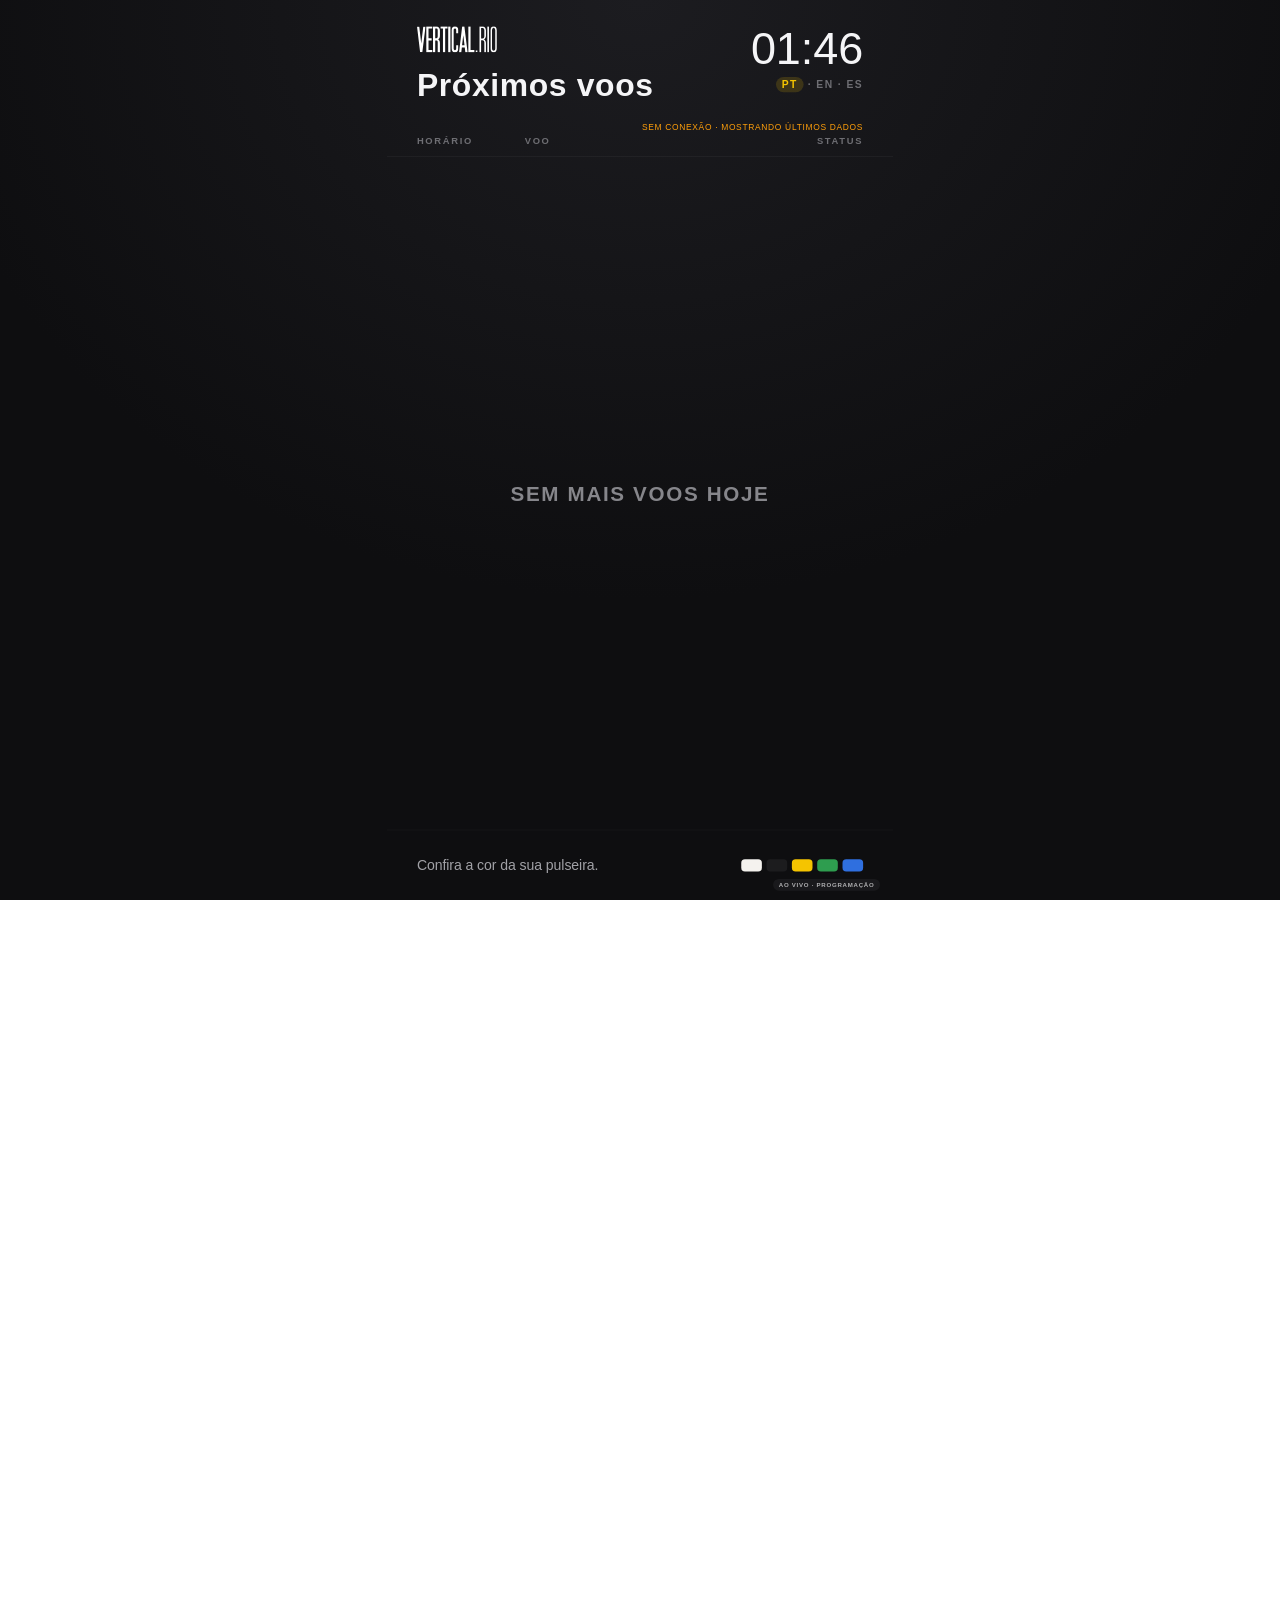
<file: tv_sala_espera.html>
<!doctype html><html lang="pt-BR"><head><meta name="robots" content="noindex, nofollow"><meta charset="utf-8"><title>Vertical Rio Hub | TV Sala de Espera</title>
<meta name="viewport" content="width=device-width,initial-scale=1">
<link rel="stylesheet" href="assets/base.css">
<style>
/* TV vertical 9:16 (1080x1920): encaixa em qualquer janela mantendo a proporção */
html,body{width:1080px;height:1920px;overflow:hidden}
body{background:radial-gradient(1200px 1000px at 50% 0%,#1c1c20 0%,#0e0e10 60%);color:#f5f5f7}
header{height:250px;padding:56px 64px 0;display:flex;justify-content:space-between;align-items:flex-start}
.placa-logo{background:transparent;padding:0}.placa-logo img{height:56px;filter:brightness(0) invert(1)}
.tit{font-size:30px;font-weight:600;letter-spacing:.24em;color:#86868b;margin-top:26px}
.tit b{display:block;font-size:68px;letter-spacing:.02em;color:#f5f5f7;font-weight:700;margin-top:6px}
.dir{text-align:right}
.relogio{font-size:96px;font-weight:300;font-variant-numeric:tabular-nums;line-height:1}
.idi{margin-top:16px;font-size:22px;font-weight:600;letter-spacing:.14em;color:#6e6e73}.idi b{background:rgba(245,196,0,.16);color:#f5c400;padding:4px 12px;border-radius:999px}
.cab{display:grid;grid-template-columns:230px 1fr 250px;padding:0 64px;height:64px;align-items:center;font-size:20px;font-weight:600;letter-spacing:.18em;color:#6e6e73;border-bottom:1px solid rgba(255,255,255,.08);margin-top:20px}
.cab span:last-child{text-align:right}
#lista{position:absolute;top:334px;left:0;right:0;bottom:150px;padding:18px 40px 0;display:flex;flex-direction:column;gap:16px}
.voo{flex:1;max-height:270px;min-height:0;display:grid;grid-template-columns:230px 1fr 250px;align-items:center;padding:0 24px;border-radius:28px;background:rgba(255,255,255,.045);position:relative;transition:background .4s,transform .4s;animation:entra .5s ease both}
.voo .hora{font-size:92px;font-weight:700;letter-spacing:-.03em;font-variant-numeric:tabular-nums;line-height:1}
.voo.compacto .hora{font-size:64px}
.voo .prod{font-size:44px;font-weight:600;line-height:1.1}
.voo.compacto .prod{font-size:32px}
.voo .meta{display:flex;align-items:center;gap:18px;margin-top:12px;font-size:28px;color:#a1a1a6;font-weight:500;white-space:nowrap}
.voo.compacto .meta{font-size:22px;margin-top:6px}
.voo .meta .bl{width:62px;height:36px;border-radius:10px;display:inline-block;flex:none}
.voo.compacto .meta .bl{width:46px;height:26px}
.voo .cod{font-variant-numeric:tabular-nums;color:#d8d4d0}
.st{justify-self:end;font-size:30px;font-weight:700;letter-spacing:.06em;padding:14px 26px;border-radius:999px;background:rgba(255,255,255,.06);text-align:center;min-width:230px}
.voo.compacto .st{font-size:22px;padding:10px 18px;min-width:190px}
.voo.cancel .hora,.voo.cancel .prod{text-decoration:line-through;opacity:.55}
.voo.destaque{background:rgba(245,196,0,.18);box-shadow:0 0 0 4px #f5c400 inset;animation:pulsa 1s ease-in-out infinite}
@keyframes pulsa{50%{background:rgba(245,196,0,.32)}}
.vazio{margin:auto;text-align:center;color:#86868b;font-size:44px;font-weight:600;letter-spacing:.08em}
.vazio small{display:block;font-size:26px;font-weight:500;margin-top:16px;letter-spacing:.02em}
.rodape{position:absolute;bottom:0;left:0;right:0;height:150px;display:flex;align-items:center;justify-content:space-between;padding:0 64px;border-top:1px solid rgba(255,255,255,.06);font-size:30px;color:#a1a1a6}
.rodape .bls{display:flex;gap:10px}.rodape .bls i{width:44px;height:26px;border-radius:8px;display:block}
.offline{position:absolute;top:262px;right:64px;font-size:18px;color:#ff9f0a;letter-spacing:.08em}
/* anúncio da Central de Avisos */
#alerta{position:absolute;left:40px;right:40px;top:300px;border-radius:40px;padding:56px 60px;background:#f5c400;color:#141213;box-shadow:0 40px 120px rgba(0,0,0,.6);transform:translateY(-40px) scale(.96);opacity:0;pointer-events:none;transition:opacity .35s,transform .35s;z-index:20}
#alerta.on{opacity:1;transform:none;animation:pisca .5s ease-in-out 4 alternate}
@keyframes pisca{to{background:#ffd84d}}
#alerta .k{font-size:34px;font-weight:800;letter-spacing:.3em}
#alerta .v{font-size:120px;font-weight:800;letter-spacing:-.02em;line-height:1.05;margin-top:16px}
#alerta .t{font-size:64px;font-weight:700;margin-top:8px}
#alerta .s{font-size:40px;font-weight:600;margin-top:18px;display:flex;align-items:center;gap:20px}
#alerta .s i{width:80px;height:46px;border-radius:12px;display:inline-block;box-shadow:inset 0 0 0 3px rgba(0,0,0,.25)}
#alerta .tr{margin-top:26px;font-size:30px;font-weight:600;opacity:.75;line-height:1.4}
#alerta .txt{margin-top:18px;font-size:32px;font-weight:500}
body.flash::after{content:"";position:fixed;inset:0;box-shadow:inset 0 0 0 18px #f5c400;pointer-events:none;animation:borda .5s ease-in-out 10 alternate;z-index:19}
@keyframes borda{to{box-shadow:inset 0 0 0 6px rgba(245,196,0,.3)}}
/* embarque: a tela inteira pisca 5 s na cor da pulseira do voo (por baixo do cartão do aviso) */
body.pisca-pulseira::before{content:"";position:fixed;inset:0;background:var(--pisca,#f5c400);box-shadow:inset 0 0 0 18px var(--pisca-borda,transparent);pointer-events:none;z-index:19;opacity:0;animation:piscaPulseira .5s ease-in-out 10 alternate}
@keyframes piscaPulseira{from{opacity:0}to{opacity:.92}}
body.pisca-pulseira::after{display:none} /* durante o piscar da pulseira, sem a borda amarela */
/* cartão na cor da pulseira (chamadas do voo): texto e contorno contrastantes; o contorno separa o cartão do fundo piscando */
#alerta.cor-pulseira{background:var(--cartao);color:var(--cartao-txt);box-shadow:0 0 0 6px var(--anel),0 40px 120px rgba(0,0,0,.6)}
#alerta.cor-pulseira .s i{box-shadow:0 0 0 3px var(--anel)}
#alerta.cor-pulseira.on{animation:piscaCartao .5s ease-in-out 4 alternate}
@keyframes piscaCartao{to{filter:brightness(1.18)}}
.amostra{color:#f5f5f7}
/* observação do voo (Programação → "Mostrar no Painel de Status") */
.voo .obs{margin-top:12px;font-size:44px;line-height:1.2;font-weight:600;color:#f5c400;display:-webkit-box;-webkit-line-clamp:3;-webkit-box-orient:vertical;overflow:hidden}
.voo.compacto .obs{font-size:32px;line-height:1.2;margin-top:6px;-webkit-line-clamp:2}
.claro .voo .obs{color:#8a6d00}
/* troca de idioma suave: o texto some (fade), troca e volta; os cards não piscam */
#tit,.cab,#rod,#lista .prod,#lista .st,#lista .meta,#alerta>div{transition:opacity .5s ease}
body.trocando #tit,body.trocando .cab,body.trocando #rod,body.trocando #lista .prod,body.trocando #lista .st,body.trocando #lista .meta,body.trocando #alerta>div{opacity:0}
.sem-anim .voo:not(.destaque){animation:none}
/* modo claro (botão "Modo claro/escuro", tecla T ou ?tema=claro) */
body.claro{background:radial-gradient(1200px 1000px at 50% 0%,#ffffff 0%,#eceef2 60%);color:#1d1d1f}
.claro .placa-logo img{filter:none}
.claro .tit{color:#6e6e73}.claro .tit b{color:#1d1d1f}
.claro .idi{color:#86868b}.claro .idi b{background:rgba(245,196,0,.28);color:#7a5f00}
.claro .cab{color:#86868b;border-bottom-color:rgba(0,0,0,.08)}
.claro .voo{background:#fff;box-shadow:0 2px 14px rgba(0,0,0,.06)}
.claro .voo .meta{color:#6e6e73}.claro .voo .cod{color:#3a3a3c}
.claro .voo .meta .bl,.claro .rodape .bls i{box-shadow:inset 0 0 0 2px rgba(0,0,0,.14)}
/* .claro .st: cores sólidas padronizadas (3.5), sem filtro */
.claro .voo.destaque{background:rgba(245,196,0,.22)}
.claro .vazio{color:#86868b}
.claro .rodape{border-top-color:rgba(0,0,0,.08);color:#6e6e73}
.claro .amostra{color:#1d1d1f}
</style></head><body>
<header>
  <div><a class="placa-logo" href="index.html" title="Menu principal"><img src="assets/logo_vertical_rio.svg" alt="Vertical Rio"></a><div class="tit" id="tit"></div></div>
  <div class="dir"><div class="relogio" id="rel">00:00</div><div class="idi" id="idi"></div></div>
</header>
<div class="offline" id="off" hidden>SEM CONEXÃO · MOSTRANDO ÚLTIMOS DADOS</div>
<div class="cab"><span id="hH"></span><span id="hV"></span><span id="hS"></span></div>
<div id="lista"></div>
<div id="alerta" aria-live="assertive"></div>
<div class="rodape"><span id="rod"></span><span class="bls" id="bls"></span></div>
<div class="amostra">AO VIVO · PROGRAMAÇÃO</div>
<script src="assets/ops.js?v=20261104c"></script>
<script>
const P=new URLSearchParams(location.search), param=k=>P.get(k);
// encaixa a tela 1080x1920 na janela (?captura=1 mantém o tamanho original)
(function(){if(param('captura'))return;const b=document.body,h=document.documentElement;h.style.width='100vw';h.style.height='100vh';h.style.overflow='hidden';b.style.transformOrigin='0 0';
 // giro da tela (0/90/180/270), salvo neste aparelho; ?girar=180 na URL também funciona
 let giro=0;try{giro=+(param('girar')??localStorage.getItem('vr_tv_giro')??0)||0}catch(e){giro=+param('girar')||0}
 giro=((giro%360)+360)%360;if(giro%90)giro=0;
 const fit=()=>{const deitado=giro%180!==0,W=innerWidth,H=innerHeight;
  const s=deitado?Math.min(W/1920,H/1080):Math.min(W/1080,H/1920);
  b.style.transform=`translate(${W/2}px,${H/2}px) rotate(${giro}deg) scale(${s}) translate(-540px,-960px)`};
 fit();addEventListener('resize',fit);
 // botão discreto: aparece ao mexer o mouse ou tocar na tela e some depois de 4 s; tecla G também gira
 const ESTILO='display:grid;place-items:center;width:44px;height:44px;padding:0;border:0;border-radius:50%;background:rgba(128,128,128,.16);color:inherit;cursor:pointer;-webkit-backdrop-filter:blur(8px);backdrop-filter:blur(8px);transition:background .2s,opacity .2s';
 const caixa=document.createElement('div');caixa.setAttribute('style','position:fixed;left:50%;transform:translateX(-50%);bottom:20px;z-index:99;display:flex;gap:8px;color:#f5f5f7;transition:opacity .4s;opacity:0;pointer-events:none');
 const bt=document.createElement('button');bt.type='button';bt.id='girar';bt.title='Girar a tela (tecla G)';bt.setAttribute('aria-label','Girar a tela');bt.setAttribute('style',ESTILO);
 bt.innerHTML='<svg width="22" height="22" viewBox="0 0 24 24" fill="none" stroke="currentColor" stroke-width="2" stroke-linecap="round" stroke-linejoin="round"><path d="M21 12a9 9 0 1 1-3-6.7"/><path d="M21 3v6h-6"/></svg>';
 const bm=document.createElement('button');bm.type='button';bm.id='tema';bm.title='Modo claro / escuro (tecla T)';bm.setAttribute('style',ESTILO);
 bm.innerHTML='<svg width="22" height="22" viewBox="0 0 24 24" fill="none" stroke="currentColor" stroke-width="2" stroke-linecap="round" stroke-linejoin="round"><circle cx="12" cy="12" r="4.5"/><path d="M12 2v2M12 20v2M2 12h2M20 12h2M4.9 4.9l1.4 1.4M17.7 17.7l1.4 1.4M4.9 19.1l1.4-1.4M17.7 6.3l1.4-1.4"/></svg>';
 caixa.appendChild(bm);caixa.appendChild(bt);h.appendChild(caixa);
 const rot=()=>{bt.title='Girar a tela · agora '+giro+'° (tecla G)'};rot();
 // tema salvo neste aparelho; ?tema=claro|escuro na URL também funciona
 let claro=false;try{claro=(param('tema')??localStorage.getItem('vr_tv_tema'))==='claro'}catch(e){claro=param('tema')==='claro'}
 const aplicaTema=()=>{b.classList.toggle('claro',claro);caixa.style.color=claro?'#1d1d1f':'#f5f5f7';bm.title=(claro?'Modo escuro':'Modo claro')+' (tecla T)';bm.setAttribute('aria-label',claro?'Mudar para o modo escuro':'Mudar para o modo claro')};aplicaTema();
 let tm;const mostra=()=>{caixa.style.opacity='.6';caixa.style.pointerEvents='auto';clearTimeout(tm);tm=setTimeout(()=>{caixa.style.opacity='0';caixa.style.pointerEvents='none'},4000)};
 const gira=()=>{giro=(giro+90)%360;try{localStorage.setItem('vr_tv_giro',giro)}catch(e){}fit();rot();mostra()};
 const trocaTema=()=>{claro=!claro;try{localStorage.setItem('vr_tv_tema',claro?'claro':'escuro')}catch(e){}aplicaTema();mostra()};
 bt.onclick=gira;bm.onclick=trocaTema;caixa.onmouseenter=()=>{caixa.style.opacity='1'};addEventListener('mousemove',mostra);addEventListener('touchstart',mostra,{passive:true});
 addEventListener('keydown',e=>{if(e.key==='g'||e.key==='G')gira();if(e.key==='t'||e.key==='T')trocaTema()});
})();

// idiomas: rodízio a cada IDIOMA_SEG (?idioma_seg=N); fixe com ?idioma=pt|en|es
const IDIOMAS=['pt','en','es'], IDIOMA_SEG=Math.max(2,+param('idioma_seg')||6);
let lang=IDIOMAS.includes(param('idioma'))?param('idioma'):'pt';
const TX={
 pt:{tit:'PARTIDAS',sub:'Próximos voos',h:['HORÁRIO','VOO','STATUS'],pax:'PAX',pul:'pulseira',rod:'Confira a cor da sua pulseira.',nada:'SEM MAIS VOOS HOJE',nadaSub:'Obrigado por voar com a Vertical Rio',
  st:{CONFIRMADO:'CONFIRMADO',EMBARCANDO:'EMBARCANDO',VOANDO:'VOANDO',ATRASADO:'ATRASADO'},
  cor:{BRANCA:'Branca',PRETA:'Preta',AMARELA:'Amarela',VERDE:'Verde',AZUL:'Azul'}},
 en:{tit:'DEPARTURES',sub:'Next flights',h:['TIME','FLIGHT','STATUS'],pax:'PAX',pul:'wristband',rod:'Check your wristband color.',nada:'NO MORE FLIGHTS TODAY',nadaSub:'Thank you for flying with Vertical Rio',
  st:{CONFIRMADO:'CONFIRMED',EMBARCANDO:'BOARDING',VOANDO:'IN FLIGHT',ATRASADO:'DELAYED'},
  cor:{BRANCA:'White',PRETA:'Black',AMARELA:'Yellow',VERDE:'Green',AZUL:'Blue'}},
 es:{tit:'SALIDAS',sub:'Próximos vuelos',h:['HORA','VUELO','ESTADO'],pax:'PAX',pul:'pulsera',rod:'Verifique el color de su pulsera.',nada:'NO HAY MÁS VUELOS HOY',nadaSub:'Gracias por volar con Vertical Rio',
  st:{CONFIRMADO:'CONFIRMADO',EMBARCANDO:'EMBARCANDO',VOANDO:'EN VUELO',ATRASADO:'RETRASADO'},
  cor:{BRANCA:'Blanca',PRETA:'Negra',AMARELA:'Amarilla',VERDE:'Verde',AZUL:'Azul'}}};
const PROD={pt:{DOORS_OFF_30:'Doors Off 30 min',DOORS_OFF_45:'Doors Off 45 min',DOORS_ON_30:'Doors On 30 min'},en:{DOORS_OFF_30:'Doors Off 30 min',DOORS_OFF_45:'Doors Off 45 min',DOORS_ON_30:'Doors On 30 min'},es:{DOORS_OFF_30:'Doors Off 30 min',DOORS_OFF_45:'Doors Off 45 min',DOORS_ON_30:'Doors On 30 min'}};
// cartão do aviso: [rótulo, título] em cada idioma; o cartão segue o idioma da tela (rodízio PT/EN/ES)
const AVISO={
 embarque:{pt:['EMBARQUE','Embarque autorizado'],en:['BOARDING','Boarding now'],es:['EMBARQUE','Embarque autorizado']},
 ultima:{pt:['ÚLTIMA CHAMADA','Última chamada'],en:['FINAL CALL','Final call'],es:['ÚLTIMA LLAMADA','Última llamada']},
 checkin:{pt:['CHECK-IN','Check-in aberto'],en:['CHECK-IN','Check-in open'],es:['CHECK-IN','Check-in abierto']},
 atraso:{pt:['ATRASO','Voo atrasado'],en:['DELAY','Flight delayed'],es:['RETRASO','Vuelo retrasado']},
 cancelado:{pt:['CANCELAMENTO','Voo cancelado'],en:['CANCELLATION','Flight cancelled'],es:['CANCELACIÓN','Vuelo cancelado']},
 geral:{pt:['AVISO','Aviso'],en:['NOTICE','Notice'],es:['AVISO','Aviso']},
 inicio5:{pt:['INÍCIO EM 5 MIN','Início em 5 minutos'],en:['STARTING IN 5 MIN','Starting in 5 minutes'],es:['COMIENZA EN 5 MIN','Comienza en 5 minutos']}};
const PUL_TXT={pt:c=>'pulseira '+c,en:c=>c+' wristband',es:c=>'pulsera '+c};
const SALA_TXT={pt:'Sala',en:'Room',es:'Sala'};

const agoraMin=()=>{if(param('hora')){const[a,b]=param('hora').split(':').map(Number);return a*60+b}const p=new Intl.DateTimeFormat('pt-BR',{timeZone:'America/Sao_Paulo',hour:'2-digit',minute:'2-digit',hour12:false}).formatToParts(new Date());return +p.find(x=>x.type==='hour').value*60+ +p.find(x=>x.type==='minute').value};
const hm=s=>{const[a,b]=s.split(':').map(Number);return a*60+b};
const relogio=()=>{const m=agoraMin();document.getElementById('rel').textContent=String(Math.floor(m/60)).padStart(2,'0')+':'+String(m%60).padStart(2,'0')};
let destaque=null;
// comentários traduzidos automaticamente (servidor /api/traduzir); enquanto não chega, mostra o original
const TRAD={};
function obsIdioma(txt){
 const k=String(txt).trim(); if(lang==='pt'||!k) return k;
 if(!TRAD[k]){TRAD[k]={pendente:true};fetch(OPS_API+'/traduzir?q='+encodeURIComponent(k)).then(r=>r.json()).then(j=>{TRAD[k]=j;render()}).catch(()=>{TRAD[k]={};setTimeout(()=>{delete TRAD[k]},60e3)})}
 return TRAD[k][lang]||k;
}

// próximos voos: ordenados pelo horário; finalizados saem; cancelados ficam até 30 min depois do horário
// 3.6: a TV só mostra CONFIRMADO, EMBARCANDO, VOANDO e ATRASADO; FINALIZADO, CANCELADO e A CONFIRMAR são só internos
function proximos(){return OPS.voos.filter(v=>OPS_STATUS_TV.includes(v.status)).sort((a,b)=>a.hora.localeCompare(b.hora))}
function render(){
 const t=TX[lang],n=Math.max(1,Math.min(12,+param('voos')||OPS.config.tvVoos||6));
 document.getElementById('tit').innerHTML=`<b>${t.sub}</b>`; // sem o rótulo PARTIDAS/DEPARTURES/SALIDAS
 ['hH','hV','hS'].forEach((id,i)=>document.getElementById(id).textContent=t.h[i]);
 document.getElementById('idi').innerHTML=IDIOMAS.map(l=>l===lang?`<b>${l.toUpperCase()}</b>`:l.toUpperCase()).join(' · ');
 document.getElementById('rod').textContent=t.rod;
 document.getElementById('bls').innerHTML=Object.values(OPS_PULSEIRAS).map(c=>`<i style="background:${c}"></i>`).join('');
 document.getElementById('off').hidden=!OPS.erro;
 if(alertaAtual)desenhaAlerta();
 const vs=proximos().slice(0,n),el=document.getElementById('lista');
 if(!vs.length){el.innerHTML=`<div class="vazio">${OPS.ok||OPS.erro?t.nada:'…'}<small>${OPS.ok?t.nadaSub:''}</small></div>`;return}
 const comp=n>5?' compacto':'';
 el.innerHTML=vs.map(v=>`<div class="voo${comp}${v.status==='CANCELADO'?' cancel':''}${destaque===v.id?' destaque':''}">
   <div class="hora">${v.hora}</div>
   <div><div class="prod">${PROD[lang][v.produto]||v.produtoNome}${v.tipo==='PRIVADO'?' · '+({pt:'Privativo',en:'Private',es:'Privado'})[lang]:''}</div>
     <div class="meta"><span class="bl" style="background:${OPS_PULSEIRAS[v.pulseira]};${v.pulseira==='PRETA'?'box-shadow:0 0 0 2px rgba(255,255,255,.35)':''}"></span><span>${t.cor[v.pulseira]}</span></div>${v.obsTv&&v.obs?`<div class="obs">${opsEsc(obsIdioma(v.obs))}</div>`:''}</div>
   ${OPS_STATUS_TV.includes(v.status)?`<div class="st" style="color:${OPS_TXT_STATUS[v.status]};background:${OPS_COR_STATUS[v.status]}">${t.st[v.status]}</div>`:'<div></div>'}</div>`).join('');
}

// anúncios: cada aviso novo pisca a tela e destaca o voo por 5 s, depois volta ao normal
const CARTAO_PULSEIRA=['embarque','inicio5','ultima','checkin'];
const PISCA_COR={PRETA:'#898D8D',BRANCA:'#898D8D'}; // cor do piscar quando difere da pulseira // avisos com o cartão na cor da pulseira
const TEMPO_FIXO={inicio5:30e3,embarque:60e3}; // padrão; a Central pode mudar (config.tempos, em segundos)
function tempoFixo(tipo){const s=+((OPS.config&&OPS.config.tempos)||{})[tipo];return s>0?s*1000:(TEMPO_FIXO[tipo]||0)}
const vistos=new Set();let primeira=true,fila=[],mostrando=false;
function novosAvisos(){
 const limite=Date.now()-2*60e3;
 (OPS.avisos||[]).forEach(a=>{if(vistos.has(a.id))return;vistos.add(a.id);if(!primeira&&new Date(a.em).getTime()>limite)fila.push(a)});
 primeira=false;if(!mostrando)proximoAviso();
}
// desenha o cartão do aviso no idioma atual da tela (o rodízio de idiomas continua com o aviso aberto)
let alertaAtual=null;
function desenhaAlerta(){
 const {a,v}=alertaAtual,tx=(AVISO[a.tipo]||AVISO.geral)[lang],t=TX[lang];
 // 2.1: no lugar do número do voo (VR-004), o horário do voo em destaque
 const hm=(a.sub||'').match(/(\d{1,2})h(\d{2})\s*$/),hora=(v&&v.hora)||(hm?hm[1].padStart(2,'0')+':'+hm[2]:''),sub=(a.sub||'').replace(/\s*·\s*\d{1,2}h\d{2}\s*$/,'');
 const txt=String(a.texto||'').replace(/^Sala\s+(\d+)$/i,(_,n)=>SALA_TXT[lang]+' '+n),livre=txt&&!/^(Sala|Room)\s+\d+$/.test(txt);
 document.getElementById('alerta').innerHTML=`<div class="k">${tx[0]}</div>${hora?`<div class="v">${opsEsc(hora)}</div>`:''}<div class="t">${tx[1]}</div>
  ${sub?`<div class="s">${a.pulseira?`<i style="background:${OPS_PULSEIRAS[a.pulseira]}"></i>`:''}${opsEsc(sub)}${a.pulseira?` · ${PUL_TXT[lang](t.cor[a.pulseira].toLowerCase())}`:''}</div>`:''}
  ${txt?`<div class="txt">${opsEsc(livre?obsIdioma(txt):txt)}</div>`:''}`;
}
function proximoAviso(){
 let a=fila.shift();if(!a){mostrando=false;return}mostrando=true;
 // "Início em 5 minutos" chega como aviso geral com texto "Início em 5 minutos · Sala N"
 if(a.tipo==='geral'&&/^Início em 5 minutos/.test(a.texto||''))a={...a,tipo:'inicio5',texto:String(a.texto).replace(/^Início em 5 minutos\s*·?\s*/,'')};
 const v=OPS.voos.find(x=>x.id===a.vooId),al=document.getElementById('alerta');
 alertaAtual={a,v};destaque=v?v.id:null;render();
 // chamadas do voo: cartão na cor da pulseira; atraso, cancelamento e avisos gerais continuam amarelos
 const pul=a.pulseira||(v&&v.pulseira),b=document.body;let tPisca=null;
 al.classList.remove('cor-pulseira');
 if(CARTAO_PULSEIRA.includes(a.tipo)&&OPS_PULSEIRAS[pul]){const claro=pul==='BRANCA'||pul==='AMARELA';
  al.style.setProperty('--cartao',OPS_PULSEIRAS[pul]);al.style.setProperty('--cartao-txt',claro?'#141213':'#ffffff');
  al.style.setProperty('--anel',claro?'rgba(20,18,19,.85)':'rgba(255,255,255,.9)');al.classList.add('cor-pulseira')}
 document.body.classList.add('flash');al.classList.add('on');
 // embarque: pisca 5 s na cor da pulseira; pulseiras preta e branca piscam em cinza (Pantone #898D8D)
 if(a.tipo==='embarque'&&OPS_PULSEIRAS[pul]){b.style.setProperty('--pisca',PISCA_COR[pul]||OPS_PULSEIRAS[pul]);b.style.setProperty('--pisca-borda','transparent');
  b.classList.remove('pisca-pulseira');void b.offsetWidth;b.classList.add('pisca-pulseira');tPisca=setTimeout(()=>b.classList.remove('pisca-pulseira'),5000)}
 const ini=Date.now(),fecha=()=>{clearTimeout(tPisca);b.classList.remove('pisca-pulseira');al.classList.remove('on');b.classList.remove('flash');destaque=null;alertaAtual=null;render();setTimeout(proximoAviso,600)};
 // tempo fixo na tela (configurável na Central): "Início em 5 minutos" 30 s, embarque 1 min por padrão
 // (um aviso novo que chegar antes entra no lugar depois de 5 s); ao terminar, volta à lista de próximos voos
 // "Somente publicar na TV" (sem fala): avisos sem tempo configurado ficam 30 s
 const fixo=tempoFixo(a.tipo)||(a.soTv?30e3:0);
 // 2.2: os demais avisos falados ficam na tela só enquanto a Central/Dashboard fala; somem assim que a fala termina
 // (confere o servidor a cada 1 s enquanto o alerta está aberto). Aviso sem fala: 5 s. Limite de segurança: 3 min.
 let ultimaBusca=0;
 const espera=()=>{const atual=(OPS.avisos||[]).find(x=>x.id===a.id)||a,dt=Date.now()-ini;
  if(fixo?(dt>=fixo||(fila.length&&dt>=5000)):(dt>=180e3||(a.fala?(atual.fim&&dt>=1500):dt>=5000)))return fecha();
  if(a.fala&&Date.now()-ultimaBusca>=1000){ultimaBusca=Date.now();opsCarregar(false).then(m=>{if(m)render()})}
  setTimeout(espera,400)};
 setTimeout(espera,400);
}

relogio();setInterval(relogio,1000);
opsAcompanhar(()=>{render();novosAvisos()},+param('seg')||2);
function trocaIdioma(){ // fade out (0,5 s) → troca o texto → fade in
 const b=document.body;b.classList.add('trocando');
 setTimeout(()=>{
  lang=IDIOMAS[(IDIOMAS.indexOf(lang)+1)%3];document.getElementById('lista').classList.add('sem-anim');render();
  requestAnimationFrame(()=>requestAnimationFrame(()=>b.classList.remove('trocando')))},500)}
setInterval(()=>{if(!param('idioma'))trocaIdioma()},IDIOMA_SEG*1000);
setInterval(()=>{if(!mostrando)render()},30000); // tira da lista os cancelados antigos sem esperar mudança no servidor
// versão nova publicada: a TV se recarrega sozinha (confere a cada 2 min, nunca no meio de um aviso)
let versaoTv=null;
const confereVersao=()=>fetch(location.pathname+'?v='+Date.now(),{cache:'no-store'}).then(r=>r.ok?r.text():null).then(t=>{if(!t)return;if(versaoTv===null)versaoTv=t;else if(t!==versaoTv&&!mostrando)location.reload()}).catch(()=>{});
confereVersao();setInterval(confereVersao,120e3);
render();
</script></body></html>
</file>
<file: styles.css>
/* VERTICAL RIO · Operations Hub — visual clean inspirado na Apple (HIG / apple.com):
   fundo #f5f5f7, cartões brancos arredondados, tipografia do sistema, linhas finas, azul #0071e3 para ações,
   status em pílulas suaves com as cores de sistema (verde, laranja, azul, vermelho, cinza). */
:root {
  --bg: #f5f5f7;
  --card: #ffffff;
  --fg: #1d1d1f;
  --muted: #f5f5f7;
  --fill: rgba(120, 120, 128, .12);
  --muted-fg: #6e6e73;
  --tert: #86868b;
  --border: rgba(0, 0, 0, .08);
  --line: #d2d2d7;
  --accent: #0071e3;
  --accent-soft: rgba(0, 113, 227, .1);
  --green: #248a3d;
  --red: #d70015;
  --amber: #c93400;
  --blue: #0071e3;
  --brand: #f5c400;
  --radius: 12px;
  --radius-s: 9px;
  --shadow: 0 1px 2px rgba(0,0,0,.04), 0 4px 16px rgba(0,0,0,.04);
  --shadow-l: 0 2px 6px rgba(0,0,0,.06), 0 18px 48px rgba(0,0,0,.12);
  --content: 1120px;
  --head: 60px;
}
* { box-sizing: border-box; }
html, body { margin: 0; }
body {
  background: var(--bg);
  color: var(--fg);
  font-family: -apple-system, BlinkMacSystemFont, "SF Pro Text", "SF Pro Display", Inter, "Segoe UI", Roboto, "Helvetica Neue", sans-serif;
  font-size: 14px;
  line-height: 1.43;
  letter-spacing: -.01em;
  -webkit-font-smoothing: antialiased;
  -moz-osx-font-smoothing: grayscale;
}
button, input, select, textarea { font: inherit; color: inherit; letter-spacing: inherit; }
button { cursor: pointer; }
a { color: inherit; text-decoration: none; }
:focus-visible { outline: 3px solid rgba(0, 113, 227, .45); outline-offset: 2px; }
svg.i { width: 16px; height: 16px; flex: none; stroke: currentColor; fill: none; stroke-width: 1.8; stroke-linecap: round; stroke-linejoin: round; }

/* ---------- Cabeçalho translúcido ---------- */
.top { position: sticky; top: 0; z-index: 40; background: rgba(255, 255, 255, .72); -webkit-backdrop-filter: saturate(180%) blur(20px); backdrop-filter: saturate(180%) blur(20px); border-bottom: 1px solid var(--border); color: var(--fg); }
.top .wrap { display: flex; align-items: center; height: var(--head); gap: 14px; }
.logo { height: 26px; display: block; }
.brand-sep { width: 1px; height: 20px; background: var(--line); }
.brand-sub { font-size: 15px; font-weight: 500; color: var(--muted-fg); }
.clock { margin-left: auto; display: flex; align-items: center; gap: 14px; }
.clock .date { text-align: right; font-size: 12px; font-weight: 500; line-height: 1.3; color: var(--muted-fg); }
.clock .date div + div { color: var(--fg); }
.clock .sep { width: 1px; height: 28px; background: var(--line); }
.clock .time { font-size: 22px; font-weight: 600; letter-spacing: -.02em; font-variant-numeric: tabular-nums; }
.user-btn { background: none; border: 0; color: var(--fg); width: 34px; height: 34px; border-radius: 50%; position: relative; display: inline-grid; place-items: center; }
.user-btn:hover { background: var(--fill); }
.menu { position: absolute; right: 0; top: 42px; background: rgba(255, 255, 255, .9); -webkit-backdrop-filter: saturate(180%) blur(20px); backdrop-filter: saturate(180%) blur(20px); color: var(--fg); border: 1px solid var(--border); border-radius: 10px; box-shadow: var(--shadow-l); min-width: 240px; z-index: 50; padding: 6px; text-align: left; }
.menu button, .menu label { display: block; width: 100%; text-align: left; background: none; border: 0; padding: 8px 12px; border-radius: 6px; font-size: 13px; cursor: pointer; }
.menu button:hover, .menu label:hover { background: var(--accent); color: #fff; }
.menu .hint { font-size: 11px; color: var(--tert); padding: 8px 12px 4px; border-top: 1px solid var(--border); margin-top: 4px; }
.top-m { display: none; }

.nav { border-bottom: 1px solid var(--border); }
.nav .wrap { display: flex; align-items: center; gap: 4px; height: 44px; overflow-x: auto; }
.nav a { padding: 6px 12px; border-radius: 8px; color: var(--muted-fg); white-space: nowrap; }
.nav a.on { background: var(--fg); color: #fff; }

.wrap { max-width: var(--content); margin: 0 auto; padding: 0 24px; }
.wide { max-width: 1520px; }
main.wrap { padding-top: 36px; padding-bottom: 72px; }

/* ---------- Genéricos ---------- */
.page-head { display: flex; align-items: flex-end; justify-content: space-between; gap: 16px; margin-bottom: 28px; flex-wrap: wrap; }
.page-head h1 { font-size: 34px; font-weight: 700; margin: 0 0 6px; letter-spacing: -.03em; line-height: 1.1; }
.page-head p { margin: 0; color: var(--muted-fg); font-size: 15px; max-width: 720px; }
.btn { display: inline-flex; align-items: center; gap: 7px; border: 0; background: var(--fill); color: var(--fg); padding: 8px 16px; border-radius: 8px; font-weight: 500; white-space: nowrap; transition: background .15s, transform .1s; }
.btn:hover { background: rgba(120, 120, 128, .2); }
.btn:active { transform: scale(.97); }
.btn.primary { background: var(--accent); color: #fff; }
.btn.primary:hover { background: #0077ed; }
.btn.danger { color: var(--red); }
.icon-btn { display: inline-flex; align-items: center; justify-content: center; width: 34px; height: 34px; border: 0; background: var(--fill); color: var(--fg); border-radius: 8px; transition: background .15s; }
.icon-btn:hover { background: rgba(120, 120, 128, .2); }
.icon-btn.ghost { background: none; }
.icon-btn.ghost:hover { background: var(--fill); }
.section-title { font-size: 20px; font-weight: 600; letter-spacing: -.02em; color: var(--fg); margin: 40px 0 14px; display: flex; justify-content: space-between; align-items: baseline; gap: 12px; }
.section-title span { font-size: 13px; letter-spacing: 0; font-weight: 400; color: var(--muted-fg); }
.card { border: 0; border-radius: var(--radius); background: var(--card); box-shadow: var(--shadow); }
.pad { padding: 22px; }
.muted { color: var(--muted-fg); }
.small { font-size: 12px; }
.empty { background: var(--card); border-radius: var(--radius); padding: 36px; text-align: center; color: var(--muted-fg); box-shadow: var(--shadow); }
.grid { display: grid; gap: 14px; }
.g3 { grid-template-columns: repeat(3, 1fr); }
.g2 { grid-template-columns: repeat(2, 1fr); }
@media (max-width: 800px) { .g3, .g2 { grid-template-columns: 1fr; } }
.stat .label { color: var(--muted-fg); font-size: 13px; }
.stat .value { font-size: 34px; font-weight: 700; margin: 6px 0 2px; letter-spacing: -.03em; font-variant-numeric: tabular-nums; }
.stat .sub { font-size: 12px; color: var(--tert); }

.period { display: flex; align-items: center; justify-content: space-between; background: var(--card); border-radius: var(--radius-s); box-shadow: var(--shadow); padding: 8px 10px; }
.period .mid { text-align: center; font-weight: 600; }
.period .mid small { display: block; font-weight: 400; color: var(--muted-fg); font-size: 12px; }

label.f { display: block; font-size: 13px; font-weight: 500; color: var(--muted-fg); margin-bottom: 6px; }
.input, select.input, textarea.input { width: 100%; border: 1px solid var(--line); border-radius: 7px; padding: 9px 12px; background: #fff; transition: border-color .15s, box-shadow .15s; }
textarea.input { min-height: 64px; resize: vertical; }
.input:focus { outline: none; border-color: var(--accent); box-shadow: 0 0 0 4px rgba(0, 113, 227, .18); }
.row2 { display: grid; grid-template-columns: 1fr 1fr; gap: 12px; margin-bottom: 16px; }
.field { margin-bottom: 16px; }
.seg { display: grid; gap: 2px; background: var(--fill); border-radius: 7px; padding: 2px; }
.seg button { border: 0; background: none; border-radius: 6px; padding: 8px; font-weight: 500; font-size: 13px; display: flex; align-items: center; justify-content: center; gap: 8px; color: var(--fg); transition: background .15s, box-shadow .15s; }
.seg button.on { background: #fff; box-shadow: 0 1px 3px rgba(0,0,0,.12), 0 1px 1px rgba(0,0,0,.04); font-weight: 600; }
.stepper { display: flex; gap: 6px; align-items: center; }
.stepper input { text-align: center; }
.swatch { width: 18px; height: 12px; border-radius: 4px; box-shadow: inset 0 0 0 1px rgba(0,0,0,.15); display: inline-block; }

/* ---------- Pílulas de status (cores de sistema, versão suave) ---------- */
.badge { display: inline-flex; align-items: center; justify-content: center; gap: 5px; font-size: 11px; font-weight: 600; letter-spacing: .02em; padding: 4px 10px; border-radius: 8px; text-transform: uppercase; white-space: nowrap; color: #3a3a3c; background: var(--fill); }
.badge svg.i { width: 13px; height: 13px; }
.st-CONFIRMADO { background: rgba(52, 199, 89, .16); color: #1e7a35; }
.st-EMBARCANDO { background: rgba(255, 159, 10, .2); color: #a35200; }
.st-VOANDO { background: rgba(0, 122, 255, .14); color: #0058b9; }
.st-FINALIZADO { background: var(--fill); color: #48484a; }
.st-ATRASADO { background: rgba(255, 95, 0, .16); color: #b33c00; }
.st-CANCELADO { background: rgba(255, 59, 48, .14); color: #c4161c; }
.st-A-CONFIRMAR { background: rgba(142, 142, 147, .16); color: #636366; }
.pres { min-width: 104px; }
.pres.T { background: rgba(52, 199, 89, .16); color: #1e7a35; }
.pres.F, .pres.V { background: rgba(255, 59, 48, .12); color: #c4161c; }
.pres.M { background: rgba(255, 159, 10, .2); color: #a35200; }
.pres.N { background: rgba(142, 142, 147, .14); color: #8e8e93; }

/* ---------- Status de Voo ---------- */
.board { background: var(--card); color: var(--fg); border-radius: var(--radius); overflow: hidden; box-shadow: var(--shadow); }
.board-head { display: flex; align-items: center; gap: 12px; padding: 20px 22px 12px; }
.board-head h2, .esc-head h2, .cam-head h2 { margin: 0; font-size: 21px; font-weight: 700; letter-spacing: -.025em; }
.board-head svg.i, .esc-head svg.i, .cam-head svg.i { width: 24px; height: 24px; stroke-width: 1.6; color: var(--muted-fg); }
.board-edit { margin-left: auto; display: inline-flex; align-items: center; gap: 6px; background: var(--accent-soft); color: var(--accent); font-size: 13px; font-weight: 600; padding: 7px 14px; border-radius: 8px; transition: background .15s; }
.board-edit:hover { background: rgba(0, 113, 227, .16); }
.board-head .board-edit svg.i { width: 14px; height: 14px; stroke-width: 2; color: currentColor; }
.board-head .link { margin-left: auto; font-size: 13px; display: flex; gap: 6px; align-items: center; color: var(--accent); }
.board table { width: calc(100% - 28px); margin: 0 14px 10px; border-collapse: collapse; }
.board th { background: none; font-size: 11px; font-weight: 600; letter-spacing: .04em; color: var(--tert); padding: 8px 10px; border-bottom: 1px solid var(--border); text-align: center; }
.board td { padding: 10px; text-align: center; border-top: 1px solid var(--border); }
.board tbody tr:first-child td { border-top: 0; }
.board .empty-row td { color: var(--muted-fg); padding: 32px; }
.flip { display: inline-flex; gap: 0; }
.flip b, .flip i { font-weight: 600; font-style: normal; font-size: 22px; letter-spacing: -.02em; font-variant-numeric: tabular-nums; }
.flip b { background: none; padding: 0; min-width: 0; }
.flip i { padding: 0 1px; color: var(--tert); }
.pax { background: var(--fill); border-radius: 6px; font-weight: 600; font-size: 15px; font-variant-numeric: tabular-nums; display: inline-block; min-width: 44px; padding: 3px 8px; }
.voo { background: none; font-weight: 600; font-size: 12px; letter-spacing: .03em; color: #3a3a3c; padding: 0; display: inline-block; min-width: 0; }
.dot { width: 16px; height: 16px; border-radius: 50%; display: inline-block; box-shadow: inset 0 0 0 1px rgba(0,0,0,.18); vertical-align: middle; }
.board .badge { width: 100%; padding: 8px 10px; font-size: 12px; }
.board-foot { display: flex; justify-content: space-between; padding: 12px 22px 16px; font-size: 13px; font-weight: 500; border-top: 1px solid var(--border); }
.board-foot a, .foot-note a, .esc-head a, .cam-head a { color: var(--accent); }
.board-foot a:hover, .foot-note a:hover, .esc-head a:hover, .cam-head a:hover { text-decoration: underline; }

.totals { display: flex; align-items: center; justify-content: space-around; padding: 20px; margin-top: 20px; }
.totals .t { display: flex; gap: 14px; align-items: center; }
.totals svg.i { width: 36px; height: 36px; stroke-width: 1.5; color: var(--muted-fg); }
.totals .k { font-size: 12px; color: var(--muted-fg); font-weight: 500; }
.totals .v { font-size: 30px; font-weight: 700; letter-spacing: -.03em; font-variant-numeric: tabular-nums; }
.totals .bar { width: 1px; height: 44px; background: var(--border); }
.foot-note { display: flex; justify-content: space-between; color: var(--muted-fg); font-size: 12px; margin-top: 10px; padding: 0 6px; }

/* ---------- Escala do dia ---------- */
.esc-card { background: var(--card); border-radius: var(--radius); overflow: hidden; box-shadow: var(--shadow); }
.esc-head { display: flex; align-items: center; gap: 12px; padding: 20px 22px 8px; }
.esc-head a { margin-left: auto; font-size: 13px; font-weight: 500; }
.esc-body { padding: 4px 14px 14px; }
.esc-group { background: none; padding: 14px 8px 6px; font-weight: 600; font-size: 12px; color: var(--tert); display: flex; align-items: center; gap: 8px; }
.esc-group svg.i { width: 14px; height: 14px; }
.esc-person { display: flex; justify-content: space-between; align-items: center; padding: 9px 8px 9px 30px; font-size: 15px; font-weight: 500; border-bottom: 1px solid var(--border); }
.esc-person:last-child { border-bottom: 0; }

.dash-grid { display: grid; grid-template-columns: minmax(0, 1fr) 460px; gap: 20px; align-items: start; }
@media (max-width: 1200px) { .dash-grid { grid-template-columns: 1fr; } }

/* ---------- Câmeras ---------- */
.cam-head { display: flex; align-items: center; gap: 12px; padding: 20px 22px 8px; background: var(--card); border-radius: var(--radius) var(--radius) 0 0; }
.cam-head .when { font-size: 15px; font-weight: 500; color: var(--muted-fg); }
.cam-head a { margin-left: auto; font-size: 13px; font-weight: 500; }
.cam-body { background: var(--card); border-radius: 0 0 var(--radius) var(--radius); box-shadow: var(--shadow); padding: 14px 22px 22px; display: grid; grid-template-columns: 1fr 1.2fr 2.3fr; gap: 14px; }
.cam-body .card { background: var(--muted); box-shadow: none; }
.cam-body .k { display: flex; gap: 8px; align-items: center; font-size: 13px; font-weight: 500; color: var(--muted-fg); }
.cam-body .v { font-size: 30px; font-weight: 700; letter-spacing: -.03em; text-align: center; margin-top: 10px; }
.cam-body .rank { border-left: 1px solid var(--border); padding-left: 20px; }
.cam-body .rank > b { font-size: 12px; font-weight: 600; color: var(--tert); }
@media (max-width: 800px) { .cam-body { grid-template-columns: 1fr; } .cam-body .rank { border: 0; padding: 0; } }

.rank-row { margin-bottom: 12px; }
.rank-row .top-line { display: flex; gap: 10px; align-items: baseline; }
.rank-row .pos { color: var(--tert); width: 16px; font-size: 12px; }
.rank-row .name { font-weight: 500; flex: 1; }
.rank-row .amt { font-variant-numeric: tabular-nums; font-weight: 600; }
.rank-row .un { color: var(--muted-fg); font-size: 12px; margin-left: 6px; font-weight: 400; }
.rank-row .track { height: 6px; margin-left: 26px; margin-top: 6px; background: var(--fill); border-radius: 3px; }
.rank-row .fill { height: 6px; background: var(--accent); border-radius: 3px; }
.rank-row:nth-child(n+2) .fill { background: #8e8e93; }

/* ---------- Gráficos ---------- */
.bars { display: flex; align-items: flex-end; gap: 4px; height: 160px; border-bottom: 1px solid var(--border); }
.bars .b { flex: 1; background: var(--accent); min-width: 2px; position: relative; border-radius: 4px 4px 0 0; }
.bars .b.zero { background: transparent; }
.bars .b:hover { filter: brightness(1.15); }
.bars .b:hover::after { content: attr(data-tip); position: absolute; bottom: calc(100% + 6px); left: 50%; transform: translateX(-50%); background: rgba(29, 29, 31, .92); color: #fff; font-size: 11px; padding: 4px 8px; border-radius: 6px; white-space: nowrap; z-index: 2; }
.bars.gray .b { background: #d2d2d7; }
.bars.gray .b.cur { background: var(--accent); }
.axis { display: flex; gap: 4px; font-size: 11px; color: var(--tert); margin-top: 6px; }
.axis span { flex: 1; text-align: center; min-width: 2px; overflow: visible; white-space: nowrap; }
.chart-head { display: flex; justify-content: space-between; align-items: baseline; margin-bottom: 18px; }
.chart-head b { font-weight: 600; font-size: 15px; }

/* ---------- Listas e tabelas ---------- */
.list { background: var(--card); border-radius: var(--radius); box-shadow: var(--shadow); overflow: hidden; }
.list .item { display: flex; align-items: center; gap: 14px; padding: 14px 18px; border-top: 1px solid var(--border); }
.list .item:first-child { border-top: 0; }
.list .grow { flex: 1; min-width: 0; }
.list .title { font-weight: 600; }
.list .meta { color: var(--muted-fg); font-size: 13px; margin-top: 2px; }
.list .right { text-align: right; }
.list .right b { display: block; }
.list .right small { color: var(--muted-fg); }
.f-time { font-size: 22px; font-weight: 600; letter-spacing: -.02em; font-variant-numeric: tabular-nums; width: 70px; }
.tbl { width: 100%; border-collapse: collapse; }
.tbl th { text-align: right; font-weight: 600; color: var(--tert); font-size: 11px; letter-spacing: .03em; padding: 12px 18px; border-bottom: 1px solid var(--border); }
.tbl td { text-align: right; padding: 12px 18px; border-bottom: 1px solid var(--border); font-variant-numeric: tabular-nums; }
.tbl tr:last-child td { border-bottom: 0; }
.tbl th:first-child, .tbl td:first-child { text-align: left; }

/* ---------- Programação ---------- */
.prog-grid { display: grid; grid-template-columns: 360px 1fr; gap: 28px; align-items: start; }
@media (max-width: 900px) { .prog-grid { grid-template-columns: 1fr; } }
.datebar { display: flex; align-items: center; gap: 8px; margin-bottom: 28px; flex-wrap: wrap; }
.datebar .input { width: auto; }

/* ---------- Escala ---------- */
.tabs { display: grid; grid-template-columns: 1fr 1fr; background: var(--fill); border-radius: 7px; padding: 2px; margin-bottom: 24px; max-width: 420px; }
.tabs button { border: 0; background: none; padding: 7px; border-radius: 6px; color: var(--fg); font-weight: 500; }
.tabs button.on { background: #fff; font-weight: 600; box-shadow: 0 1px 3px rgba(0,0,0,.12), 0 1px 1px rgba(0,0,0,.04); }
.cal-bar { display: flex; justify-content: space-between; align-items: center; margin-bottom: 16px; gap: 12px; flex-wrap: wrap; }
.month-nav { display: flex; align-items: center; gap: 10px; background: var(--card); border-radius: 8px; box-shadow: var(--shadow); padding: 4px; }
.month-nav b { min-width: 160px; text-align: center; font-size: 15px; font-weight: 600; }
.toggle { display: inline-flex; background: var(--fill); border-radius: 7px; padding: 2px; }
.toggle button { border: 0; background: none; padding: 5px 12px; border-radius: 6px; color: var(--fg); font-weight: 500; }
.toggle button.on { background: #fff; box-shadow: 0 1px 3px rgba(0,0,0,.12); }
.cal { background: var(--card); border-radius: var(--radius); box-shadow: var(--shadow); overflow: hidden; display: grid; grid-template-columns: repeat(7, 1fr); }
.cal .dow { text-align: center; font-size: 11px; font-weight: 600; color: var(--tert); padding: 12px 10px; border-bottom: 1px solid var(--border); }
.cal .day { min-height: 112px; border-right: 1px solid var(--border); border-bottom: 1px solid var(--border); padding: 8px 6px; cursor: pointer; transition: background .15s; }
.cal .day:nth-child(7n) { border-right: 0; }
.cal .day:hover { background: #fafafc; }
.cal .day.out { background: #fafafc; cursor: default; }
.cal .num { font-size: 13px; font-weight: 500; margin: 0 0 6px 4px; display: inline-flex; width: 26px; height: 26px; align-items: center; justify-content: center; }
.cal .num.today { background: #ff3b30; color: #fff; border-radius: 50%; font-weight: 600; }
.chip { font-size: 10px; line-height: 1.25; padding: 2px 6px; border-radius: 5px; margin-bottom: 2px; white-space: nowrap; overflow: hidden; text-overflow: ellipsis; }
.chip.T { background: var(--accent-soft); color: #0058b9; font-weight: 500; }
.chip.F { color: var(--tert); text-decoration: line-through; background: var(--muted); }
.chip.V { background: rgba(142, 142, 147, .2); color: #48484a; }
.chip.M { background: rgba(255, 159, 10, .18); color: #a35200; }
.chip.obs::after { content: " ✎"; }
.cal .count { font-size: 11px; color: var(--tert); }
.cal .count.warn { color: var(--red); font-weight: 600; }
.legend { display: flex; gap: 18px; font-size: 13px; color: var(--muted-fg); margin: 16px 0 32px; flex-wrap: wrap; }
.legend span { display: inline-flex; align-items: center; gap: 6px; }
.legend i { width: 12px; height: 12px; border-radius: 4px; display: inline-block; }
.legend i.lg-T { background: var(--accent-soft); box-shadow: inset 0 0 0 1px rgba(0, 113, 227, .35); }
.legend i.lg-F { background: var(--muted); box-shadow: inset 0 0 0 1px var(--line); }
.legend i.lg-V { background: rgba(142, 142, 147, .3); }
.legend i.lg-M { background: rgba(255, 159, 10, .3); }
@media (max-width: 700px) { .cal .day { min-height: 80px; padding: 4px 2px; } .chip { font-size: 9px; } }
.big-chip { font-size: 13px; padding: 8px; text-align: center; border-radius: 6px; margin-top: 8px; }

.daily-grid { display: grid; grid-template-columns: 1fr 430px; gap: 28px; align-items: start; }
@media (max-width: 900px) { .daily-grid { grid-template-columns: 1fr; } }
.person-card { padding: 14px 16px; border-top: 1px solid var(--border); }
.person-card:first-of-type { border-top: 0; }
.person-card .ph { display: flex; justify-content: space-between; margin-bottom: 10px; font-weight: 500; font-size: 15px; }
.seg5 { display: grid; grid-template-columns: repeat(5, 1fr); background: var(--fill); border-radius: 7px; padding: 2px; gap: 2px; margin-bottom: 12px; }
.seg5 button { border: 0; background: none; border-radius: 6px; padding: 6px 2px; font-size: 13px; color: var(--fg); }
.seg5 button.on { background: #fff; font-weight: 600; box-shadow: 0 1px 3px rgba(0,0,0,.12); }
@media (max-width: 600px) { .seg5 button { font-size: 11px; } }
.sector-head { font-size: 12px; font-weight: 600; color: var(--tert); padding: 12px 16px 8px; border-bottom: 1px solid var(--border); }
.hist .item { padding: 10px 18px; gap: 18px; }
.hist .item:nth-child(-n+4) { background: #fafafc; }

/* ---------- Janelas (modal), avisos (toast) ---------- */
.overlay { position: fixed; inset: 0; background: rgba(0, 0, 0, .28); -webkit-backdrop-filter: blur(8px); backdrop-filter: blur(8px); display: flex; align-items: center; justify-content: center; z-index: 100; padding: 16px; animation: aparece .2s ease; }
.modal { background: #fff; border-radius: 15px; width: 100%; max-width: 520px; max-height: 92vh; overflow: auto; padding: 28px; position: relative; box-shadow: var(--shadow-l); animation: sobe .25s cubic-bezier(.2, .8, .2, 1); }
@keyframes aparece { from { opacity: 0; } }
@keyframes sobe { from { opacity: 0; transform: translateY(12px) scale(.98); } }
.modal h3 { margin: 0 0 4px; font-size: 21px; font-weight: 700; letter-spacing: -.025em; }
.modal .desc { color: var(--muted-fg); margin: 0 0 20px; }
.modal .close { position: absolute; right: 16px; top: 16px; }
.modal .actions { display: flex; justify-content: flex-end; gap: 8px; margin-top: 18px; }
.summary { background: var(--muted); border-radius: 9px; display: grid; grid-template-columns: 1fr 1fr; }
.summary div { padding: 10px 14px; border-bottom: 1px solid var(--border); }
.summary div:nth-child(odd) { border-right: 1px solid var(--border); }
.summary div:nth-last-child(-n+2) { border-bottom: 0; }
.summary small { display: block; color: var(--muted-fg); font-size: 12px; }
.summary b { font-size: 14px; }
.commission { display: flex; justify-content: space-between; background: var(--muted); border-radius: 9px; padding: 12px 14px; color: var(--muted-fg); }
.commission b { color: var(--fg); }
.team-row { display: flex; align-items: center; gap: 8px; padding: 9px 14px; border-top: 1px solid var(--border); }
.team-row:first-child { border-top: 0; }
.team-row .nm { flex: 1; font-size: 15px; }
.team-row select { width: 150px; font-size: 12px; padding: 6px 8px; }
.toast { position: fixed; bottom: 28px; left: 50%; transform: translateX(-50%); background: rgba(29, 29, 31, .9); -webkit-backdrop-filter: blur(20px); backdrop-filter: blur(20px); color: #fff; padding: 11px 20px; border-radius: 8px; z-index: 200; font-size: 13px; font-weight: 500; box-shadow: var(--shadow-l); animation: sobe .25s ease; }

/* ---------- Painel da TV (#/painel) ---------- */
body.tv { background: var(--bg); }
.tv-top { background: #000; color: #fff; height: 64px; display: flex; align-items: center; padding: 0 24px; gap: 18px; position: relative; overflow: hidden; }
.tv-top .sky { position: absolute; left: 50%; top: 0; transform: translateX(-50%); width: 700px; height: 64px; background: linear-gradient(90deg, #000 0%, transparent 25%, transparent 75%, #000 100%), url(brand/rio-skyline.jpg) center/cover; }
.tv-top .logo { position: relative; height: 30px; filter: invert(1); }
.tv-top .brand-sep { background: #555; }
.tv-top .ttl { position: relative; font-size: 20px; font-weight: 600; letter-spacing: .02em; }
.tv-top .clock { position: relative; }
.tv-top .clock .date { color: #a1a1a6; } .tv-top .clock .date div + div { color: #fff; }
.tv-top .clock .sep { background: #555; }
.tv-top .back { position: relative; color: #777; font-size: 12px; }
.tv-main { padding: 14px 18px 18px; display: grid; grid-template-columns: 1fr 560px; gap: 14px; }
.tv-main .board { min-height: 330px; }
.tv-main .board-head { padding: 14px 18px 8px; }
.tv-main .totals { margin-top: 10px; padding: 12px; }
.tv-main .esc-head { padding: 14px 18px 6px; }
.tv-main .esc-person { font-size: 18px; padding: 5px 12px 5px 40px; }
.tv-cam { padding: 0 18px 18px; }
.tv-cam .cam-head { padding: 12px 18px 6px; }
@media (max-width: 1100px) { .tv-main { grid-template-columns: 1fr; } }
.tv-totais { display: grid; grid-template-columns: 1fr 1fr; gap: 14px; margin-top: 14px; }
.tv-stat { background: var(--card); border-radius: var(--radius); box-shadow: var(--shadow); padding: 18px 24px; display: flex; align-items: center; gap: 18px; }
.tv-stat svg.i { width: 48px; height: 48px; stroke-width: 1.4; color: var(--muted-fg); }
.tv-stat .k { font-size: 13px; color: var(--muted-fg); font-weight: 600; }
.tv-stat .v { font-size: 52px; font-weight: 700; letter-spacing: -.03em; line-height: 1.05; font-variant-numeric: tabular-nums; }
.tv-ciclo { grid-column: 1 / -1; color: var(--muted-fg); font-size: 13px; text-align: right; }
body.tv .tv-main { min-height: calc(100vh - 64px); align-items: start; }

/* ---------- Operadores ---------- */
.op-login { max-width: 420px; }
.op-form { display: grid; grid-template-columns: 1.4fr 1fr 1fr 1.2fr auto; gap: 12px; align-items: end; }
.op-row { flex-wrap: wrap; }
@media (max-width: 860px) { .op-form { grid-template-columns: 1fr 1fr; } .op-form .btn { grid-column: 1 / -1; } }
@media (max-width: 700px) { .brand-sub, .brand-sep { display: none; } }

/* ---------- Sino, status editável e Central de Avisos ---------- */
.board .sino { background: rgba(255, 159, 10, .18); color: #a35200; border: 0; border-radius: 9px; width: 36px; height: 36px; display: inline-flex; align-items: center; justify-content: center; cursor: pointer; transition: transform .1s, background .2s; }
.board .aviso-bts { display: inline-flex; gap: 6px; align-items: center; justify-content: center; }
.board .tvsino { background: rgba(0, 113, 227, .1); color: var(--accent); border: 0; border-radius: 9px; width: 36px; height: 36px; display: inline-flex; align-items: center; justify-content: center; cursor: pointer; transition: background .15s, transform .1s; }
.board .tvsino:hover { background: rgba(0, 113, 227, .2); } .board .tvsino:active { transform: scale(.92); }
.board .tvsino.on { background: var(--accent); color: #fff; }
.board .tvsino svg.i { width: 18px; height: 18px; }
.board .sino:hover { background: rgba(255, 159, 10, .3); } .board .sino:active { transform: scale(.92); }
.board .sino svg.i { width: 18px; height: 18px; }
.board .sino.tocando { background: #ff3b30; color: #fff; animation: sinoPulsa 1s ease-in-out infinite; }
@keyframes sinoPulsa { 50% { box-shadow: 0 0 0 6px rgba(255, 59, 48, .25); } }
.board select.stsel { appearance: none; -webkit-appearance: none; border: 0; cursor: pointer; text-align: center; text-align-last: center; font-family: inherit; }
.board select option { color: #000; background: #fff; }
.central-box { position: relative; background: #fff; border-radius: 15px; width: min(820px, 100%); height: min(92vh, 1100px); overflow: hidden; box-shadow: var(--shadow-l); }
.central-box iframe { width: 100%; height: 100%; border: 0; display: block; }
.central-box .close { position: absolute; right: 12px; top: 12px; z-index: 2; background: #fff; }

/* observação no Painel de Status (Programação) */
.obs-tv { display: flex; align-items: center; gap: 8px; margin-top: 8px; font-size: 13px; color: var(--muted-fg); cursor: pointer; }
.obs-tv input { width: 16px; height: 16px; accent-color: var(--accent); }
/* Programação: observação do voo numa linha própria, abaixo dos dados (não divide espaço com status e botões) */
.prog-grid .list .grow { min-width: 140px; }
.prog-obs { flex-basis: 100%; display: flex; align-items: center; gap: 12px; margin-left: 84px; padding: 10px 14px; border-radius: 10px; background: var(--muted); }
/* passageiros: nome + assento numa linha, comentário embaixo em texto corrido */
.pax-row { display: flex; flex-direction: column; gap: 6px; padding: 10px 0; border-bottom: 1px solid var(--border); }
.pax-row:last-of-type { border-bottom: 0; }
.pax-top { display: flex; gap: 8px; align-items: center; }
.pax-nome-in { flex: 1; min-width: 0; }
.pax-seat { width: 110px; flex: none; text-align: center; }
.pax-obs { width: 100%; min-height: 40px; resize: vertical; line-height: 1.45; white-space: pre-wrap; overflow-wrap: anywhere; font: inherit; }
.pax-new { margin-top: 6px; padding: 12px; border: 1px dashed var(--border); border-radius: 12px; }
.pax-nome { font-weight: 600; }
.pax-seat-tag { font-size: 12px; font-weight: 600; padding: 3px 8px; border-radius: 999px; background: var(--muted); }
.pax-obs-txt { margin-left: 26px; font-size: 14px; line-height: 1.45; white-space: pre-wrap; overflow-wrap: anywhere; color: var(--fg); }
@media (max-width: 600px) { .pax-seat { width: 84px; } .pax-new .pax-top { flex-wrap: wrap; } .pax-new .btn { width: 100%; justify-content: center; } }
.prog-obs-txt { flex: 1; min-width: 0; font-size: 14px; line-height: 1.45; color: var(--fg); white-space: pre-wrap; overflow-wrap: anywhere; }
@media (max-width: 600px) { .prog-obs { margin-left: 0; flex-wrap: wrap; } }
.btn.tv-obs { font-size: 12px; padding: 6px 12px; gap: 6px; }
.btn.tv-obs svg.i { width: 15px; height: 15px; }
.btn.tv-obs.on { background: var(--accent-soft); color: var(--accent); }
/* Status de Voo (Dashboard): observação do voo numa linha embaixo, com o botão Na TV */
.board tr.obs-row td { border-top: 0; padding: 0 10px 10px; text-align: left; }
.board tr.obs-row .prog-obs { margin-left: 0; }
@media (max-width: 700px) { .board tr.obs-row { display: block; border-top: 0; padding: 0 8px 9px; } .board tr.obs-row td { padding: 0; } }

/* edição rápida no Status de Voo (administradores) */
.board .qe-hora { background: var(--muted); color: var(--fg); border: 1px solid transparent; border-radius: 6px; font-weight: 600; font-size: 18px; font-variant-numeric: tabular-nums; padding: 3px 6px; color-scheme: light; width: 108px; transition: border-color .15s, background .15s; }
.board .qe-pax { background: var(--muted); border: 1px solid transparent; color: var(--fg); text-align: center; width: 60px; padding: 3px 2px; border-radius: 6px; -moz-appearance: textfield; }
.board .qe-hora:hover, .board .qe-pax:hover { border-color: var(--line); }
.board .qe-pax::-webkit-inner-spin-button { opacity: 1; }
.board .qe:focus { outline: none; background: #fff; border-color: var(--accent); box-shadow: 0 0 0 3px rgba(0, 113, 227, .18); }
.qe-fita { position: relative; display: inline-flex; cursor: pointer; }
.qe-fita .dot { box-shadow: inset 0 0 0 1px rgba(0,0,0,.18), 0 0 0 2px #fff, 0 0 0 3px var(--line); }
.qe-fita:hover .dot, .qe-fita:focus-within .dot { box-shadow: inset 0 0 0 1px rgba(0,0,0,.18), 0 0 0 2px #fff, 0 0 0 4px var(--accent); }
.qe-fita select { position: absolute; inset: -8px; opacity: 0; cursor: pointer; width: auto; }
.qe-nota { color: var(--muted-fg); font-size: 12px; padding: 0 22px 12px; }

/* ---------- Menu lateral (todas as telas internas) ---------- */
.shell { display: flex; align-items: flex-start; }
.shell > main.wrap { flex: 1; min-width: 0; margin: 0 auto; }
.side { flex: none; width: 250px; position: sticky; top: var(--head); max-height: calc(100vh - var(--head)); overflow-y: auto; background: rgba(255, 255, 255, .55); border-right: 1px solid var(--border); min-height: calc(100vh - var(--head)); padding: 18px 12px 32px; }
.sd-toggle { display: none; }
.sd-nav { display: flex; flex-direction: column; gap: 4px; }
.sd-item { display: flex; align-items: center; gap: 10px; padding: 7px 10px; border-radius: 7px; color: var(--fg); font-size: 14px; font-weight: 400; transition: background .15s; }
.sd-item:hover { background: rgba(0, 0, 0, .045); }
.sd-item.on { background: #fff; font-weight: 600; box-shadow: 0 1px 3px rgba(0,0,0,.08), 0 1px 1px rgba(0,0,0,.03); }
.sd-item.on .sd-ico svg { stroke: var(--accent); }
.sd-ico { flex: none; width: 20px; height: 20px; display: grid; place-items: center; }
.sd-ico svg { width: 18px; height: 18px; fill: none; stroke: var(--muted-fg); stroke-width: 1.7; stroke-linecap: round; stroke-linejoin: round; }
.sd-txt { flex: 1; min-width: 0; white-space: nowrap; overflow: hidden; text-overflow: ellipsis; }
.sd-cad { flex: none; font-size: 10px; font-weight: 600; color: var(--tert); background: var(--fill); padding: 1px 7px; border-radius: 8px; }
.sd-dash { margin-bottom: 8px; }
.sd-grp { padding-top: 6px; }
.sd-grp summary { list-style: none; display: flex; align-items: center; justify-content: space-between; cursor: pointer; padding: 6px 10px; border-radius: 6px; font-size: 12px; font-weight: 600; color: var(--tert); user-select: none; }
.sd-grp summary::-webkit-details-marker { display: none; }
.sd-grp summary:hover { color: var(--fg); }
.sd-chev { width: 13px; height: 13px; fill: none; stroke: currentColor; stroke-width: 2.2; stroke-linecap: round; stroke-linejoin: round; transition: transform .2s ease; transform: rotate(-90deg); }
.sd-grp[open] .sd-chev { transform: none; }
.sd-lista { display: flex; flex-direction: column; gap: 2px; padding: 2px 0 4px; }

@media (max-width: 900px) {
  .shell { display: block; }
  .side { position: static; width: auto; max-height: none; min-height: 0; border-right: 0; border-bottom: 1px solid var(--border); padding: 8px 16px; background: rgba(255, 255, 255, .7); }
  .sd-toggle { display: inline-flex; align-items: center; gap: 8px; background: var(--fill); border: 0; border-radius: 8px; padding: 7px 14px; font-weight: 600; }
  .sd-toggle svg { width: 17px; height: 17px; fill: none; stroke: currentColor; stroke-width: 2; stroke-linecap: round; }
  .sd-nav { display: none; padding: 10px 0 6px; }
  .side.aberto .sd-nav { display: flex; }
}

/* ---------- Celular ---------- */
@media (max-width: 700px) {
  body { overflow-x: hidden; }
  :root { --head: 52px; }
  .wrap { padding: 0 16px; }
  .top .logo { height: 22px; }
  .top .brand-sep { display: block; height: 18px; }
  .top .brand-sub { display: block; font-size: 14px; }
  .top .clock > :not(.user-btn) { display: none; }
  .top-m { display: flex; align-items: center; padding: 8px 16px; border-bottom: 1px solid var(--border); background: rgba(255, 255, 255, .7); }
  .top-m .date { display: flex; gap: 6px; font-size: 12px; font-weight: 500; color: var(--muted-fg); }
  .top-m .date div + div { color: var(--fg); }
  .top-m .date div + div::before { content: "· "; color: var(--muted-fg); }
  .top-m .sep { display: none; }
  .top-m .time { margin-left: auto; font-size: 16px; font-weight: 600; font-variant-numeric: tabular-nums; }
  main.wrap { padding-top: 18px; padding-bottom: 40px; }
  .page-head { margin-bottom: 18px; }
  .page-head h1 { font-size: 26px; }
  .section-title { font-size: 18px; margin-top: 28px; }
  .dash-grid { gap: 14px; grid-template-columns: minmax(0, 1fr) !important; }
  .dash-grid > *, .tv-main > * { min-width: 0; }
  .top .wrap, .top-m { max-width: 100vw; }

  /* Status de Voo: tabela vira lista (horário, pulseira, produto + PAX, status) */
  .board-head { padding: 14px 14px 8px; gap: 10px; }
  .board-head h2, .esc-head h2, .cam-head h2 { font-size: 18px; }
  .board-head svg.i, .esc-head svg.i { width: 20px; height: 20px; }
  .board-edit { font-size: 12px; padding: 6px 12px; }
  .board table, .board tbody { display: block; width: auto; margin: 0 6px 6px; }
  .board thead { display: none; }
  .board tr { display: grid; grid-template-columns: auto 14px minmax(0, 1fr) auto auto; grid-template-areas: "h d v s a" "h d p s a"; align-items: center; column-gap: 10px; padding: 9px 8px; border-top: 1px solid var(--border); }
  .board tr:first-child { border-top: 0; }
  .board td { display: block; padding: 0; border: 0; text-align: left; }
  .board td.c-hora { grid-area: h; } .board td.c-fita { grid-area: d; } .board td.c-voo { grid-area: v; align-self: end; }
  .board td.c-pax { grid-area: p; align-self: start; font-size: 11px; color: var(--muted-fg); }
  .board td.c-pax::after { content: " PAX"; }
  .board td.c-st { grid-area: s; } .board td.c-aviso { grid-area: a; }
  .board .empty-row { display: block; } .board .empty-row td { padding: 20px 8px; text-align: center; }
  .flip b, .flip i { font-size: 18px; }
  .dot { width: 12px; height: 12px; }
  .board .voo { font-size: 11px; }
  .board .pax { background: none; min-width: 0; padding: 0; font-size: 11px; font-weight: 500; }
  .board .badge, .board select.stsel { width: auto; font-size: 10px; padding: 5px 9px; }
  .board .sino, .board .tvsino { width: 30px; height: 30px; } .board .sino svg.i, .board .tvsino svg.i { width: 15px; height: 15px; }
  .board .qe-hora { font-size: 15px; width: 64px; padding: 2px 4px; }
  .board .qe-hora::-webkit-calendar-picker-indicator { display: none; }
  .board .qe-pax { width: 44px; font-size: 12px; }
  .board-foot { font-size: 12px; padding: 10px 14px 12px; gap: 8px; }

  .totals { flex-wrap: wrap; gap: 12px; padding: 14px 16px; margin-top: 14px; justify-content: space-between; }
  .totals .t { gap: 10px; } .totals svg.i { width: 26px; height: 26px; }
  .totals .k { font-size: 11px; } .totals .v { font-size: 22px; } .totals .bar { display: none; }
  .foot-note { font-size: 11px; flex-wrap: wrap; gap: 6px; }
  .esc-head { padding: 14px 14px 6px; gap: 10px; } .esc-head a { font-size: 12px; }
  .esc-body { padding: 2px 10px 10px; }
  .esc-group { font-size: 11px; padding: 10px 4px 4px; }
  .esc-person { font-size: 14px; padding: 8px 4px 8px 12px; }
  .pres { min-width: 84px; } .esc-person .badge { font-size: 10px; padding: 4px 8px; }

  .g2, .g3, .prog-grid, .daily-grid, .cam-body, .op-form { grid-template-columns: 1fr !important; }
  main.wrap table:not(.board table) { display: block; max-width: 100%; overflow-x: auto; -webkit-overflow-scrolling: touch; }
  main.wrap input, main.wrap select, main.wrap textarea { max-width: 100%; }
  main.wrap div { min-width: 0; }
  .cal { grid-template-columns: repeat(7, minmax(0, 1fr)); }
  .cal .dow { padding: 8px 2px; font-size: 10px; }
  .cal .day .chip { overflow: hidden; text-overflow: ellipsis; white-space: nowrap; max-width: 100%; display: block; }
  .cal .count { font-size: 9px; }
  .tbl th, .tbl td { padding: 9px 8px; }
  .btn { white-space: normal; }
  .menu { position: fixed; left: 12px; right: 12px; top: 56px; }
  .modal { padding: 22px; border-radius: 14px; }

  /* painel da TV aberto no celular */
  .tv-top { height: 52px; padding: 0 12px; gap: 10px; } .tv-top .sky { display: none; } .tv-top .logo { height: 22px; } .tv-top .ttl { font-size: 14px; }
  .tv-top .clock .date { display: none; } .tv-top .clock .sep { display: none; } .tv-top .clock .time { font-size: 18px; }
  .tv-main { padding: 10px 12px 16px; }
  .tv-totais { gap: 8px; } .tv-stat { padding: 12px 14px; gap: 10px; } .tv-stat svg.i { width: 26px; height: 26px; }
  .tv-stat .k { font-size: 11px; } .tv-stat .v { font-size: 26px; }
}
/* ---------- Modo escuro (3.1) ----------
   O <html> recebe a classe "escuro" (index.html): automático = segue o aparelho; no menu do usuário (topo, à direita)
   dá para fixar Claro ou Escuro. Cores no padrão escuro da Apple (fundo preto, cartões #1c1c1e). */
:root.escuro {
  --bg: #000000; --card: #1c1c1e; --fg: #f5f5f7; --muted: #2c2c2e; --fill: rgba(120, 120, 128, .24);
  --muted-fg: #a1a1a6; --tert: #8e8e93; --border: rgba(255, 255, 255, .1); --line: #3a3a3c;
  --accent: #0a84ff; --accent-soft: rgba(10, 132, 255, .2); --green: #30d158; --red: #ff453a; --amber: #ff9f0a; --blue: #0a84ff;
  --shadow: 0 1px 2px rgba(0,0,0,.5), 0 4px 16px rgba(0,0,0,.35); --shadow-l: 0 2px 6px rgba(0,0,0,.6), 0 18px 48px rgba(0,0,0,.7);
}
.escuro .logo { filter: invert(1); }
.escuro .top, .escuro .top-m { background: rgba(22, 22, 23, .8); }
.escuro .side { background: rgba(22, 22, 23, .6); }
.escuro .menu { background: rgba(44, 44, 46, .95); }
.escuro .input, .escuro select.input, .escuro textarea.input { background: #1c1c1e; }
.escuro .seg button.on, .escuro .tabs button.on, .escuro .toggle button.on, .escuro .seg5 button.on, .escuro .sd-item.on { background: #3a3a3c; box-shadow: 0 1px 3px rgba(0,0,0,.5); }
.escuro .sd-item:hover { background: rgba(255, 255, 255, .06); }
.escuro .nav a.on { color: #000; }
.escuro .modal, .escuro .central-box, .escuro .central-box .close { background: #1c1c1e; }
.escuro .board select option { color: #f5f5f7; background: #1c1c1e; }
.escuro .board .qe:focus { background: #1c1c1e; }
.escuro .qe-fita .dot { box-shadow: inset 0 0 0 1px rgba(255,255,255,.25), 0 0 0 2px #1c1c1e, 0 0 0 3px var(--line); }
.escuro .qe-fita:hover .dot, .escuro .qe-fita:focus-within .dot { box-shadow: inset 0 0 0 1px rgba(255,255,255,.25), 0 0 0 2px #1c1c1e, 0 0 0 4px var(--accent); }
.escuro .dot, .escuro .swatch { box-shadow: inset 0 0 0 1px rgba(255,255,255,.25); }
.escuro .cal .day:hover, .escuro .cal .day.out, .escuro .hist .item:nth-child(-n+4) { background: #2c2c2e; }
.escuro .voo { color: #d1d1d6; }
.escuro .bars.gray .b { background: #48484a; }
.escuro .rank-row:nth-child(n+2) .fill { background: #636366; }
.escuro .btn.primary:hover { background: #409cff; }
.escuro .overlay { background: rgba(0, 0, 0, .55); }
/* status e presença: mesmas cores, texto mais claro para ler no fundo escuro */
.escuro .st-CONFIRMADO, .escuro .pres.T { color: #4ade80; }
.escuro .st-EMBARCANDO, .escuro .pres.M, .escuro .chip.M { color: #ffb340; }
.escuro .st-VOANDO, .escuro .chip.T { color: #64a8ff; }
.escuro .st-FINALIZADO, .escuro .chip.V { color: #c7c7cc; }
.escuro .st-ATRASADO { color: #ff8a3d; }
.escuro .st-CANCELADO, .escuro .pres.F, .escuro .pres.V { color: #ff6b61; }
.escuro .st-A-CONFIRMAR, .escuro .pres.N { color: #aeaeb2; }
.escuro .board .sino { color: #ffb340; }
/* escolha da aparência no menu do usuário */
.tema-op { display: flex; gap: 4px; padding: 4px 6px 8px; }
.tema-op button { flex: 1; text-align: center !important; padding: 6px 4px !important; border: 1px solid var(--border) !important; border-radius: 6px; font-size: 12px !important; }
.tema-op button.on { background: var(--accent) !important; color: #fff; border-color: var(--accent) !important; }

/* olho dos valores (Câmeras): ativo = valores escondidos */
.head-acts { display: flex; gap: 8px; align-items: center; }
.btn.olho { padding-left: 12px; padding-right: 12px; }
.btn.olho.on { background: var(--fg, #141213); color: var(--bg, #fff); border-color: var(--fg, #141213); }
</file>
<file: assets/base.css>
/* Vertical Rio Hub: base visual (estilo limpo) */
:root{--tinta:#231F20;--fundo:#fbfbfd;--suave:#86868b;--linha:#e8e8ed;--card:#f5f5f7;--ok:#34a853;--atencao:#f5c400;--erro:#d93025;--board:#0e0e10;--flap:#1c1c1e;--flapTxt:#f5f5f7}
*{box-sizing:border-box;margin:0;padding:0}
html,body{width:1920px;height:1080px;overflow:hidden}
body{font-family:-apple-system,BlinkMacSystemFont,"SF Pro Display","SF Pro Text",Inter,"Segoe UI",Roboto,"Helvetica Neue",Arial,sans-serif;color:var(--tinta);background:var(--fundo);-webkit-font-smoothing:antialiased;letter-spacing:-.01em}
.amostra{position:fixed;right:28px;bottom:20px;font-size:13px;letter-spacing:.12em;font-weight:600;padding:5px 12px;border-radius:999px;background:rgba(134,134,139,.14);color:inherit;opacity:.7;z-index:99}
.placa-logo{background:#fff;padding:12px 18px;border-radius:10px;display:inline-flex;align-items:center}
.placa-logo img{height:48px;display:block}
@keyframes entra{from{opacity:0;transform:translateY(8px)}to{opacity:1;transform:none}}
button{font-family:inherit}
a.placa-logo{cursor:pointer;text-decoration:none;transition:opacity .2s}a.placa-logo:hover{opacity:.75}
</file>
